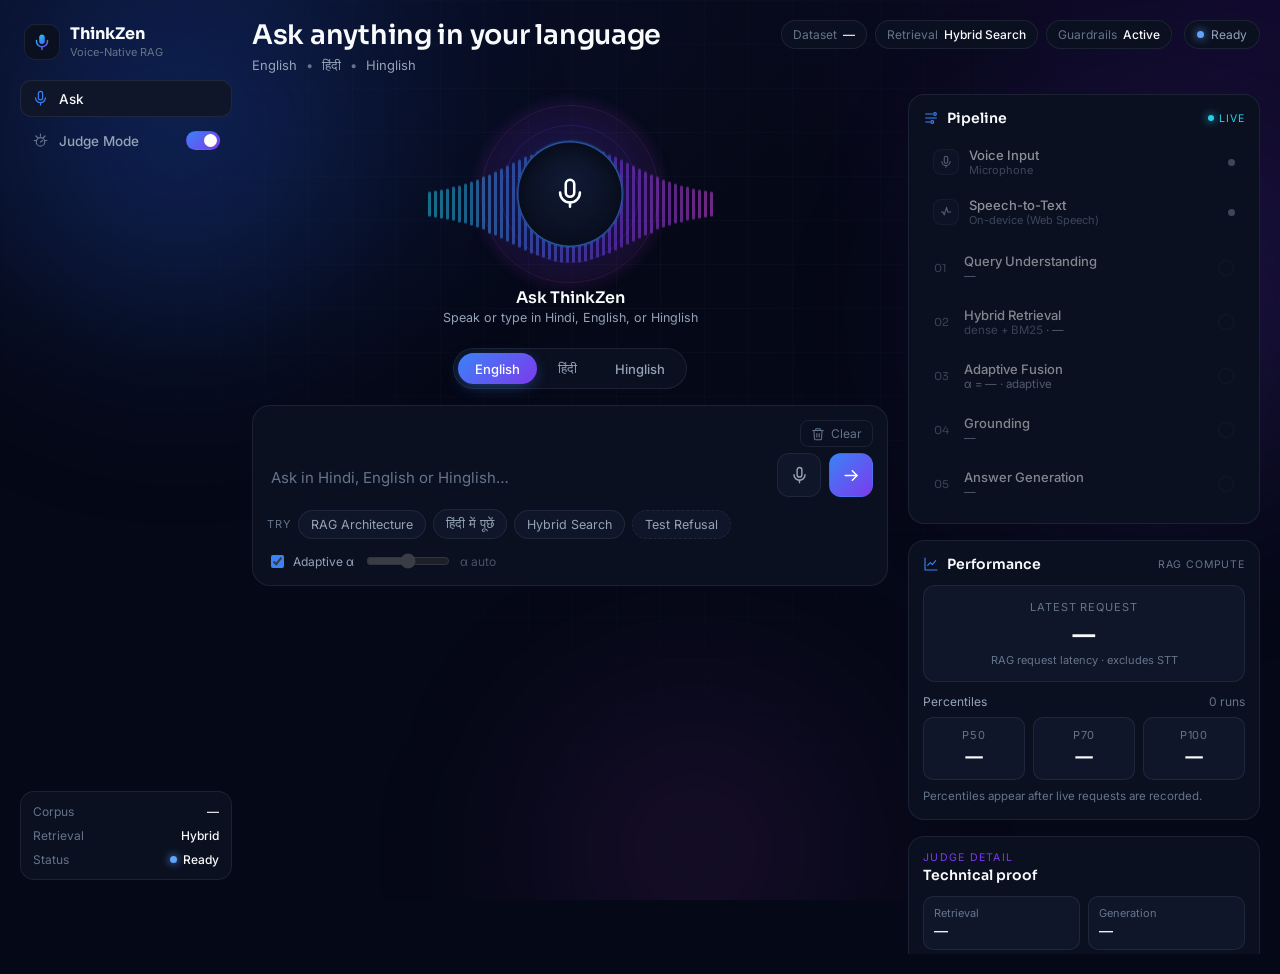
<file: docs/index.html>
<!DOCTYPE html>
<html lang="en">
<head>
    <meta charset="UTF-8">
    <meta name="viewport" content="width=device-width, initial-scale=1.0">
    <title>ThinkZen — Voice-native Multilingual Evidence RAG</title>
    <meta name="description" content="ThinkZen — voice-native multilingual (Hindi · English · Hinglish) evidence-grounded retrieval with intelligent refusal and a live Judge Mode.">
    <link rel="preconnect" href="https://fonts.googleapis.com">
    <link rel="preconnect" href="https://fonts.gstatic.com" crossorigin>
    <link href="https://fonts.googleapis.com/css2?family=Sora:wght@400;500;600;700&family=Inter:wght@400;500;600&display=swap" rel="stylesheet">
    <link rel="stylesheet" href="style.css">
</head>
<body data-appstate="idle">
    <!-- ambient background field -->
    <div class="bg-field" aria-hidden="true">
        <span class="bg-glow bg-glow-a"></span>
        <span class="bg-glow bg-glow-b"></span>
        <span class="bg-glow bg-glow-c"></span>
        <span class="bg-grid"></span>
    </div>

    <div class="app-shell">
        <!-- ==================== LEFT SIDEBAR ==================== -->
        <aside class="sidebar" aria-label="Navigation">
            <div class="brand">
                <span class="brand-mark" aria-hidden="true">
                    <svg viewBox="0 0 32 32" width="22" height="22" fill="none">
                        <path d="M16 5c-2.2 0-4 1.8-4 4v6a4 4 0 0 0 8 0V9c0-2.2-1.8-4-4-4Z" fill="url(#bmg)"/>
                        <path d="M8 14v1a8 8 0 0 0 16 0v-1" stroke="url(#bmg)" stroke-width="2.2" stroke-linecap="round"/>
                        <path d="M16 23v4" stroke="url(#bmg)" stroke-width="2.2" stroke-linecap="round"/>
                        <defs>
                            <linearGradient id="bmg" x1="8" y1="5" x2="24" y2="27" gradientUnits="userSpaceOnUse">
                                <stop stop-color="#22D3EE"/><stop offset="0.5" stop-color="#3B82F6"/><stop offset="1" stop-color="#7C3AED"/>
                            </linearGradient>
                        </defs>
                    </svg>
                </span>
                <span class="brand-text">
                    <span class="brand-name">ThinkZen</span>
                    <span class="brand-sub">Voice-Native RAG</span>
                </span>
            </div>

            <nav class="nav" aria-label="Sections">
                <button id="navAsk" class="nav-item is-active" type="button">
                    <svg viewBox="0 0 24 24" width="17" height="17" fill="none" stroke="currentColor" stroke-width="1.7" stroke-linecap="round" stroke-linejoin="round" aria-hidden="true"><rect x="9" y="2" width="6" height="12" rx="3"/><path d="M5 11a7 7 0 0 0 14 0"/><path d="M12 18v3"/></svg>
                    <span>Ask</span>
                </button>
                <label class="nav-item nav-judge" title="Reveal the live pipeline &amp; measured performance panel">
                    <svg viewBox="0 0 24 24" width="17" height="17" fill="none" stroke="currentColor" stroke-width="1.7" stroke-linecap="round" stroke-linejoin="round" aria-hidden="true"><path d="M12 3v3M5.6 5.6l2.1 2.1M3 12h3M18 12h3M16.3 7.7l2.1-2.1"/><circle cx="12" cy="14" r="6"/><path d="M12 14l3-2"/></svg>
                    <span>Judge Mode</span>
                    <input type="checkbox" id="judgeModeToggle" checked>
                    <span class="switch" aria-hidden="true"><span class="switch-thumb"></span></span>
                </label>
            </nav>

            <div class="sys-card" aria-label="System status">
                <div class="sys-row">
                    <span class="sys-k">Corpus</span>
                    <span class="sys-v" id="sysCorpus">—</span>
                </div>
                <div class="sys-row">
                    <span class="sys-k">Retrieval</span>
                    <span class="sys-v">Hybrid</span>
                </div>
                <div class="sys-row">
                    <span class="sys-k">Status</span>
                    <span class="sys-status">
                        <span class="sys-dot" id="sysStatusDot" aria-hidden="true"></span>
                        <span id="sysStatusText">Ready</span>
                    </span>
                </div>
            </div>
        </aside>

        <!-- ==================== HEADER ==================== -->
        <header class="app-header">
            <div class="header-lede">
                <h1 class="header-title">Ask anything in your language</h1>
                <p class="header-langs">English <span>•</span> हिंदी <span>•</span> Hinglish</p>
            </div>
            <div class="header-controls">
                <div class="cap-pills" aria-label="Capabilities">
                    <span class="cap-pill">
                        <span class="cap-k">Dataset</span>
                        <span class="cap-v" id="capDatasetVal">—</span>
                    </span>
                    <span class="cap-pill">
                        <span class="cap-k">Retrieval</span>
                        <span class="cap-v">Hybrid Search</span>
                    </span>
                    <span class="cap-pill">
                        <span class="cap-k">Guardrails</span>
                        <span class="cap-v">Active</span>
                    </span>
                </div>
                <div id="statusPill" class="status-pill status-idle" role="status" aria-live="polite">
                    <span class="status-dot" aria-hidden="true"></span>
                    <span id="statusText">Ready</span>
                </div>
            </div>
        </header>

        <!-- ==================== CENTER: voice + conversation ==================== -->
        <main class="stage" aria-label="Ask ThinkZen">
            <!-- Signature voice orb + waveform -->
            <div class="hero">
                <div class="waveform" id="waveform" aria-hidden="true"></div>
                <button id="voiceOrb" class="orb" type="button"
                        aria-label="Tap to speak to ThinkZen"
                        data-state="idle">
                    <span class="orb-ring orb-ring-3" aria-hidden="true"></span>
                    <span class="orb-ring orb-ring-2" aria-hidden="true"></span>
                    <span class="orb-ring orb-ring-1" aria-hidden="true"></span>
                    <span class="orb-core" aria-hidden="true">
                        <span class="orb-core-glow"></span>
                        <svg class="orb-mic" viewBox="0 0 24 24" width="34" height="34" fill="none" stroke="currentColor" stroke-width="1.8" stroke-linecap="round" stroke-linejoin="round">
                            <rect x="9" y="2" width="6" height="12" rx="3"/>
                            <path d="M5 11a7 7 0 0 0 14 0"/>
                            <path d="M12 18v3"/>
                        </svg>
                        <span class="orb-spinner" aria-hidden="true"></span>
                    </span>
                </button>
                <div class="hero-caption">
                    <span id="orbLabel" class="orb-label">Ask ThinkZen</span>
                    <span id="orbHint" class="orb-hint">Speak or type in Hindi, English, or Hinglish</span>
                </div>
            </div>

            <!-- Language segmented control (drives the hidden voice-recognition select) -->
            <div class="lang-seg" role="tablist" aria-label="Language">
                <button type="button" class="lang-seg-btn is-active" data-stt="en-IN" role="tab" aria-selected="true">English</button>
                <button type="button" class="lang-seg-btn" data-stt="hi-IN" role="tab" aria-selected="false">हिंदी</button>
                <button type="button" class="lang-seg-btn" data-stt="en-IN" role="tab" aria-selected="false">Hinglish</button>
                <label class="visually-hidden">Voice recognition language
                    <select id="sttLang" class="voice-lang-select" aria-label="Voice recognition language">
                        <option value="en-IN">English</option>
                        <option value="hi-IN">हिंदी</option>
                        <option value="en-IN">Hinglish</option>
                    </select>
                </label>
            </div>

            <!-- Composer / interaction card -->
            <div class="composer-card">
                <div class="composer-head">
                    <button id="clearBtn" class="clear-btn" type="button" aria-label="Clear the current question and answer" title="Clear this interaction">
                        <svg viewBox="0 0 24 24" width="14" height="14" fill="none" stroke="currentColor" stroke-width="1.8" stroke-linecap="round" stroke-linejoin="round" aria-hidden="true">
                            <path d="M3 6h18M8 6V4a1 1 0 0 1 1-1h6a1 1 0 0 1 1 1v2M19 6l-1 14a2 2 0 0 1-2 2H8a2 2 0 0 1-2-2L5 6M10 11v6M14 11v6"/>
                        </svg>
                        <span>Clear</span>
                    </button>
                </div>
                <div class="composer-row">
                    <textarea id="queryInput" class="composer-input" rows="1"
                              placeholder="Ask in Hindi, English or Hinglish…"
                              aria-label="Ask a question"></textarea>
                    <div class="composer-actions">
                        <button id="micBtn" class="icon-btn mic-btn" type="button" aria-label="Speak your question" title="Speak your question">
                            <svg class="mic-glyph" viewBox="0 0 24 24" width="19" height="19" fill="none" stroke="currentColor" stroke-width="1.8" stroke-linecap="round" stroke-linejoin="round" aria-hidden="true">
                                <rect x="9" y="2" width="6" height="12" rx="3"/><path d="M5 11a7 7 0 0 0 14 0"/><path d="M12 18v3"/>
                            </svg>
                            <svg class="stop-glyph" viewBox="0 0 24 24" width="16" height="16" fill="currentColor" aria-hidden="true">
                                <rect x="6" y="6" width="12" height="12" rx="2.5"/>
                            </svg>
                            <span class="mic-spinner" aria-hidden="true"></span>
                        </button>
                        <button id="sendBtn" class="icon-btn send-btn" type="button" aria-label="Send question" title="Send (Enter)">
                            <svg viewBox="0 0 24 24" width="19" height="19" fill="none" stroke="currentColor" stroke-width="1.9" stroke-linecap="round" stroke-linejoin="round" aria-hidden="true">
                                <path d="M4 12h15"/><path d="m13 6 6 6-6 6"/>
                            </svg>
                        </button>
                    </div>
                </div>
                <div class="composer-foot">
                    <div class="chips" id="exampleChips">
                        <span class="chips-label">Try</span>
                        <button class="chip" type="button" data-query="What is Retrieval-Augmented Generation?">RAG Architecture</button>
                        <button class="chip" type="button" data-query="वाणीरैग क्या है?">हिंदी में पूछें</button>
                        <button class="chip" type="button" data-query="ThinkZen mein hybrid search kaise kaam karta hai?">Hybrid Search</button>
                        <button class="chip chip-refuse" type="button" data-query="What is the capital of France?">Test Refusal</button>
                    </div>
                    <div class="alpha-control" title="Alpha weights dense (vector) vs sparse (BM25) retrieval">
                        <label class="mini-check">
                            <input type="checkbox" id="adaptiveToggle" checked>
                            <span>Adaptive&nbsp;&alpha;</span>
                        </label>
                        <div class="alpha-slider" id="alphaGroup">
                            <input type="range" id="alphaRange" min="0" max="1" step="0.05" value="0.5" disabled aria-label="Hybrid weight alpha">
                            <span class="alpha-read">&alpha;&nbsp;<span id="alphaVal">auto</span></span>
                        </div>
                    </div>
                </div>
            </div>

            <!-- Real-error banner (network / server / STT only) -->
            <div id="errorBanner" class="error-banner hidden" role="alert">
                <svg viewBox="0 0 24 24" width="18" height="18" fill="none" stroke="currentColor" stroke-width="2" stroke-linecap="round" stroke-linejoin="round" aria-hidden="true">
                    <path d="M12 9v4M12 17h.01"/><path d="M10.3 3.9 1.8 18a2 2 0 0 0 1.7 3h17a2 2 0 0 0 1.7-3L13.7 3.9a2 2 0 0 0-3.4 0Z"/>
                </svg>
                <span id="errorMessage" class="error-message"></span>
                <button id="errorDismiss" class="error-dismiss" type="button" aria-label="Dismiss error">
                    <svg viewBox="0 0 24 24" width="16" height="16" fill="none" stroke="currentColor" stroke-width="2" stroke-linecap="round"><path d="M6 6l12 12M18 6 6 18"/></svg>
                </button>
            </div>

            <!-- Honest loading state (single truthful phase; real trace revealed after response) -->
            <div id="loadingCard" class="loading-card hidden" aria-live="polite">
                <span class="loading-orb" aria-hidden="true"></span>
                <div class="loading-body">
                    <span class="loading-title">Searching evidence…</span>
                    <span class="loading-sub">Analyzing query · dense + BM25 retrieval · grounding check</span>
                </div>
            </div>

            <!-- Answer / refusal -->
            <article id="answerCard" class="answer-card hidden" aria-live="polite">
                <header class="answer-head">
                    <span id="groundingBadge" class="verdict verdict-grounded">
                        <svg class="verdict-ic" viewBox="0 0 24 24" width="15" height="15" fill="none" stroke="currentColor" stroke-width="2.2" stroke-linecap="round" stroke-linejoin="round" aria-hidden="true"><path d="M20 6 9 17l-5-5"/></svg>
                        <span id="groundingBadgeText">Grounded</span>
                    </span>
                    <div id="queryIntel" class="query-intel"></div>
                </header>

                <!-- Friendly refusal (normal user view — NO technical copy here) -->
                <div id="refusalCard" class="refusal-card hidden">
                    <div class="refusal-head">
                        <svg viewBox="0 0 24 24" width="18" height="18" fill="none" stroke="currentColor" stroke-width="1.9" stroke-linecap="round" stroke-linejoin="round" aria-hidden="true">
                            <circle cx="12" cy="12" r="9"/><path d="M12 8v5M12 16h.01"/>
                        </svg>
                        <span>Not enough evidence</span>
                    </div>
                    <p id="refusalCopy" class="refusal-copy">I couldn't find supporting evidence for that in the indexed corpus, so I'm not going to guess. Try one of these instead:</p>
                    <div class="refusal-suggest" id="refusalSuggest"></div>
                </div>

                <div id="answerContent" class="answer-body"></div>

                <section class="evidence" id="evidenceSection">
                    <div class="evidence-head">
                        <span class="evidence-title">
                            <svg viewBox="0 0 24 24" width="15" height="15" fill="none" stroke="currentColor" stroke-width="1.8" stroke-linecap="round" stroke-linejoin="round" aria-hidden="true"><path d="M12 3 3 8l9 5 9-5-9-5Z"/><path d="M3 8v8l9 5 9-5V8"/></svg>
                            Evidence used
                        </span>
                        <span id="evidenceCount" class="evidence-count">0 sources</span>
                    </div>
                    <div id="evidenceList" class="evidence-list"></div>
                    <p class="evidence-foot" id="evidenceFoot" hidden>
                        <svg viewBox="0 0 24 24" width="13" height="13" fill="none" stroke="currentColor" stroke-width="2.4" stroke-linecap="round" stroke-linejoin="round" aria-hidden="true"><path d="M20 6 9 17l-5-5"/></svg>
                        <span id="evidenceFootText">Grounded in retrieved evidence</span>
                    </p>
                </section>
            </article>
        </main>

        <!-- ==================== RIGHT: Pipeline + Performance (Judge Mode) ==================== -->
        <aside id="judgePanel" class="judge" aria-label="Pipeline and performance">
            <!-- Card 1 — Pipeline -->
            <section class="jcard">
                <header class="jcard-head">
                    <div class="jcard-title">
                        <svg viewBox="0 0 24 24" width="16" height="16" fill="none" stroke="currentColor" stroke-width="1.7" stroke-linecap="round" stroke-linejoin="round" aria-hidden="true"><path d="M4 6h10M4 12h16M4 18h7"/><circle cx="18" cy="6" r="2"/><circle cx="14" cy="18" r="2"/></svg>
                        <span>Pipeline</span>
                    </div>
                    <span class="live-badge"><span class="live-dot"></span>LIVE</span>
                </header>

                <!-- Voice rows: state-driven only (no measured RAG timing attached) -->
                <div class="vrow-group">
                    <div class="vrow" data-vrow="input">
                        <span class="vrow-ic" aria-hidden="true">
                            <svg viewBox="0 0 24 24" width="14" height="14" fill="none" stroke="currentColor" stroke-width="1.8" stroke-linecap="round" stroke-linejoin="round"><rect x="9" y="2" width="6" height="12" rx="3"/><path d="M5 11a7 7 0 0 0 14 0"/><path d="M12 18v3"/></svg>
                        </span>
                        <span class="vrow-body">
                            <span class="vrow-name">Voice Input</span>
                            <span class="vrow-sub">Microphone</span>
                        </span>
                        <span class="vrow-dot" aria-hidden="true"></span>
                    </div>
                    <div class="vrow" data-vrow="stt">
                        <span class="vrow-ic" aria-hidden="true">
                            <svg viewBox="0 0 24 24" width="14" height="14" fill="none" stroke="currentColor" stroke-width="1.8" stroke-linecap="round" stroke-linejoin="round"><path d="M4 12h3l2 5 4-13 2 8h5"/></svg>
                        </span>
                        <span class="vrow-body">
                            <span class="vrow-name">Speech-to-Text</span>
                            <span class="vrow-sub">On-device (Web Speech)</span>
                        </span>
                        <span class="vrow-dot" aria-hidden="true"></span>
                    </div>
                </div>

                <!-- Vertical RAG pipeline trace (real values, revealed after response) -->
                <ol class="pipeline" id="pipeline">
                    <li class="pstep" data-step="1">
                        <span class="pstep-index">01</span>
                        <span class="pstep-body">
                            <span class="pstep-name">Query Understanding</span>
                            <span class="pstep-meta" id="telLang">—</span>
                        </span>
                        <span class="pstep-tick" aria-hidden="true"></span>
                    </li>
                    <li class="pstep" data-step="2">
                        <span class="pstep-index">02</span>
                        <span class="pstep-body">
                            <span class="pstep-name">Hybrid Retrieval</span>
                            <span class="pstep-meta"><span class="pstep-sub">dense + BM25</span> · <span id="telRetTime">—</span></span>
                        </span>
                        <span class="pstep-tick" aria-hidden="true"></span>
                    </li>
                    <li class="pstep" data-step="3">
                        <span class="pstep-index">03</span>
                        <span class="pstep-body">
                            <span class="pstep-name">Adaptive Fusion</span>
                            <span class="pstep-meta"><span id="telAlpha">α = —</span> · <span id="telAlphaSource">adaptive</span></span>
                        </span>
                        <span class="pstep-tick" aria-hidden="true"></span>
                    </li>
                    <li class="pstep" data-step="4">
                        <span class="pstep-index">04</span>
                        <span class="pstep-body">
                            <span class="pstep-name">Grounding</span>
                            <span class="pstep-meta" id="telGrounding">—</span>
                        </span>
                        <span class="pstep-tick" aria-hidden="true"></span>
                    </li>
                    <li class="pstep" data-step="5">
                        <span class="pstep-index">05</span>
                        <span class="pstep-body">
                            <span class="pstep-name">Answer Generation</span>
                            <span class="pstep-meta" id="telGenTime">—</span>
                        </span>
                        <span class="pstep-tick" aria-hidden="true"></span>
                    </li>
                </ol>
            </section>

            <!-- Card 2 — Performance -->
            <section class="jcard">
                <header class="jcard-head">
                    <div class="jcard-title">
                        <svg viewBox="0 0 24 24" width="16" height="16" fill="none" stroke="currentColor" stroke-width="1.7" stroke-linecap="round" stroke-linejoin="round" aria-hidden="true"><path d="M3 3v18h18"/><path d="M7 14l4-4 3 3 5-6"/></svg>
                        <span>Performance</span>
                    </div>
                    <span class="jcard-sub">RAG Compute</span>
                </header>

                <div class="latency-hero">
                    <span class="latency-hero-label">Latest request</span>
                    <span class="latency-hero-value"><span id="telTotalMs">—</span></span>
                    <span class="latency-hero-note" id="latencyNote">RAG request latency · excludes STT</span>
                </div>

                <div class="agg">
                    <div class="agg-head">
                        <span>Percentiles</span>
                        <span class="agg-runs" id="aggRuns">0 runs</span>
                    </div>
                    <div class="agg-grid">
                        <div class="agg-cell"><span class="agg-k">P50</span><span class="agg-v" id="aggP50">—</span></div>
                        <div class="agg-cell"><span class="agg-k">P70</span><span class="agg-v" id="aggP70">—</span></div>
                        <div class="agg-cell"><span class="agg-k">P100</span><span class="agg-v" id="aggP100">—</span></div>
                    </div>
                    <p class="agg-note" id="aggNote">Percentiles appear after live requests are recorded.</p>
                </div>
            </section>

            <!-- Judge Mode reveal — technical proof -->
            <section class="jdetail">
                <div class="jdetail-head">
                    <span class="jdetail-eyebrow">Judge detail</span>
                    <span class="jdetail-title">Technical proof</span>
                </div>

                <div class="metrics">
                    <div class="metric">
                        <span class="metric-label">Retrieval</span>
                        <span class="metric-value" id="telRetrievalMs">—</span>
                    </div>
                    <div class="metric">
                        <span class="metric-label">Generation</span>
                        <span class="metric-value" id="telGenerationMs">—</span>
                    </div>
                    <div class="metric">
                        <span class="metric-label">Candidates</span>
                        <span class="metric-value" id="telCandidates">—</span>
                    </div>
                    <div class="metric">
                        <span class="metric-label">Evidence</span>
                        <span class="metric-value" id="telEvidenceCount">—</span>
                    </div>
                    <div class="metric metric-wide">
                        <span class="metric-label">Detected language</span>
                        <span class="metric-value" id="telDetectedLang">—</span>
                    </div>
                </div>

                <div class="detail">
                    <span class="detail-title">Query Analysis</span>
                    <dl class="detail-rows">
                        <div><dt>Type</dt><dd id="telQueryType">—</dd></div>
                        <div><dt>Complexity</dt><dd id="telComplexity">—</dd></div>
                        <div><dt>Strategy</dt><dd id="telStrategy">—</dd></div>
                        <div><dt>Adaptive α</dt><dd id="telAdaptiveAlpha">—</dd></div>
                    </dl>
                    <p class="detail-note" id="telRationale">—</p>
                    <div class="kw" id="telKeywords"></div>
                </div>

                <div class="detail">
                    <span class="detail-title">Evidence Intelligence</span>
                    <dl class="detail-rows">
                        <div><dt>Grounding</dt><dd id="telEbDecision">—</dd></div>
                        <div><dt>Source diversity</dt><dd id="telEbDiversity">—</dd></div>
                        <div><dt>Max retrieval</dt><dd id="telEbMaxScore">—</dd></div>
                        <div><dt>Mean coherence</dt><dd id="telEbCoherence">—</dd></div>
                    </dl>
                    <p class="detail-note" id="telEbReason">—</p>
                </div>
            </section>
        </aside>
    </div>

    <script src="app.js"></script>
</body>
</html>
</file>
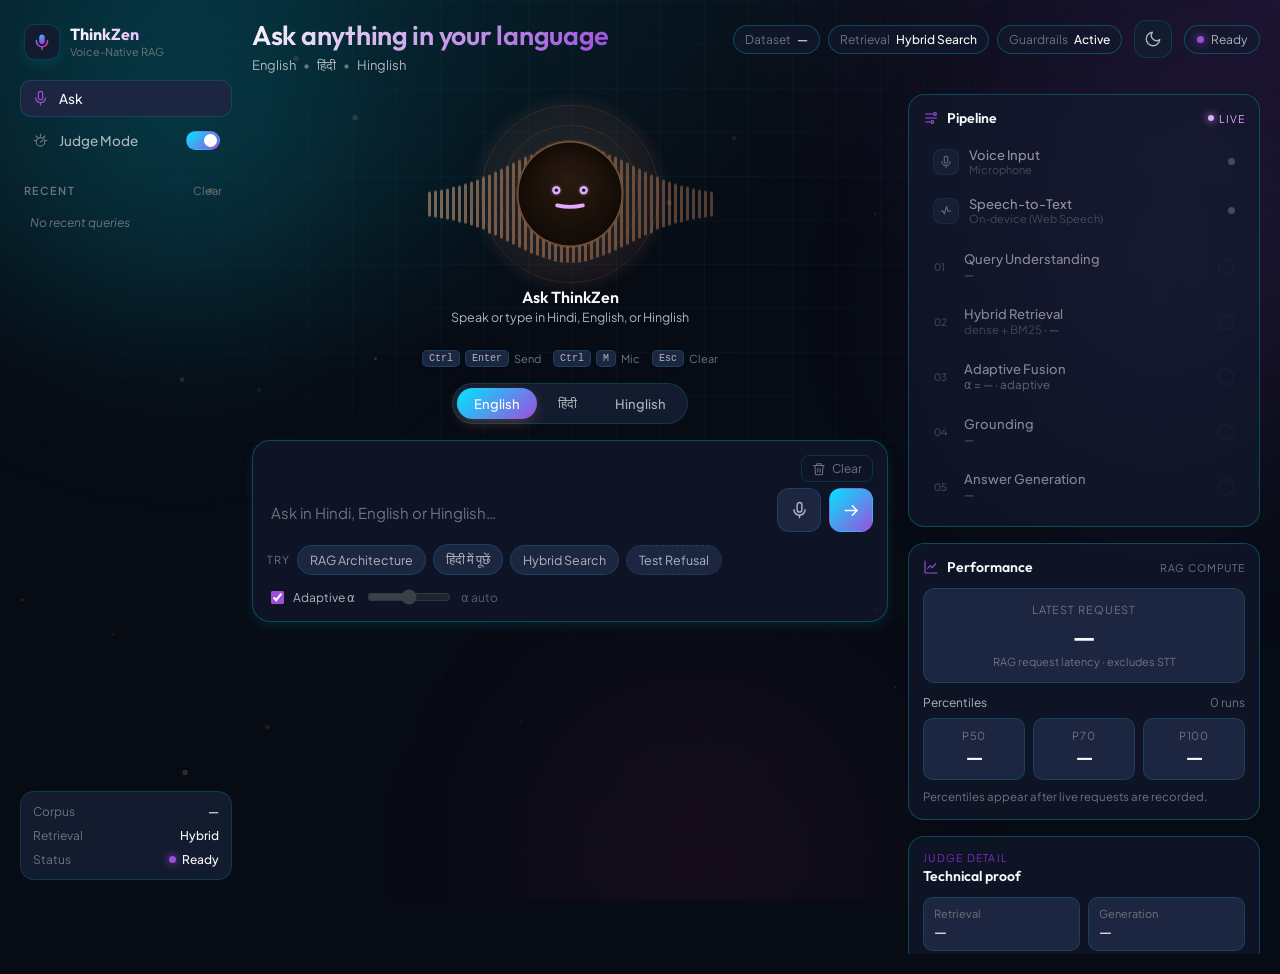
<file: frontend/static/index.html>
<!DOCTYPE html>
<html lang="en">
<head>
    <meta charset="UTF-8">
    <meta name="viewport" content="width=device-width, initial-scale=1.0">
    <title>ThinkZen — Voice-native Multilingual Evidence RAG</title>
    <meta name="description" content="ThinkZen — voice-native multilingual (Hindi · English · Hinglish) evidence-grounded retrieval with intelligent refusal and a live Judge Mode.">
    <link rel="preconnect" href="https://fonts.googleapis.com">
    <link rel="preconnect" href="https://fonts.gstatic.com" crossorigin>
    <link href="https://fonts.googleapis.com/css2?family=Outfit:wght@400;500;600;700&family=Plus+Jakarta+Sans:wght@400;500;600&display=swap" rel="stylesheet">
    <link rel="stylesheet" href="style.css">
</head>
<body data-appstate="idle">
    <!-- ambient background field -->
    <div class="bg-field" aria-hidden="true">
        <span class="bg-glow bg-glow-a"></span>
        <span class="bg-glow bg-glow-b"></span>
        <span class="bg-glow bg-glow-c"></span>
        <span class="bg-grid"></span>
    </div>

    <!-- floating particles canvas -->
    <canvas id="particleCanvas" aria-hidden="true"></canvas>

    <div class="app-shell">
        <!-- ==================== LEFT SIDEBAR ==================== -->
        <aside class="sidebar" aria-label="Navigation">
            <div class="brand" id="brand">
                <span class="brand-mark" aria-hidden="true">
                    <svg viewBox="0 0 32 32" width="22" height="22" fill="none">
                        <!-- Left waveform bar -->
                        <rect class="brand-wf brand-wf-1" x="2" y="11" width="2.2" height="10" rx="1.1" fill="url(#bmg)" />
                        <!-- Right waveform bar -->
                        <rect class="brand-wf brand-wf-2" x="28" y="11" width="2.2" height="10" rx="1.1" fill="url(#bmg)" />
                        <!-- Microphone Paths -->
                        <g class="brand-mic-paths">
                            <path d="M16 5c-2.2 0-4 1.8-4 4v6a4 4 0 0 0 8 0V9c0-2.2-1.8-4-4-4Z" fill="url(#bmg)"/>
                            <path d="M8 14v1a8 8 0 0 0 16 0v-1" stroke="url(#bmg)" stroke-width="2.2" stroke-linecap="round"/>
                            <path d="M16 23v4" stroke="url(#bmg)" stroke-width="2.2" stroke-linecap="round"/>
                        </g>
                        <defs>
                            <linearGradient id="bmg" x1="8" y1="5" x2="24" y2="27" gradientUnits="userSpaceOnUse">
                                <stop stop-color="#00E5FF"/><stop offset="0.5" stop-color="#9D4EDD"/><stop offset="1" stop-color="#F72585"/>
                            </linearGradient>
                        </defs>
                    </svg>
                </span>
                <span class="brand-text">
                    <span class="brand-name">ThinkZen</span>
                    <span class="brand-sub">Voice-Native RAG</span>
                </span>
            </div>

            <nav class="nav" aria-label="Sections">
                <button id="navAsk" class="nav-item is-active" type="button">
                    <svg viewBox="0 0 24 24" width="17" height="17" fill="none" stroke="currentColor" stroke-width="1.7" stroke-linecap="round" stroke-linejoin="round" aria-hidden="true"><rect x="9" y="2" width="6" height="12" rx="3"/><path d="M5 11a7 7 0 0 0 14 0"/><path d="M12 18v3"/></svg>
                    <span>Ask</span>
                </button>
                <label class="nav-item nav-judge" title="Reveal the live pipeline &amp; measured performance panel">
                    <svg viewBox="0 0 24 24" width="17" height="17" fill="none" stroke="currentColor" stroke-width="1.7" stroke-linecap="round" stroke-linejoin="round" aria-hidden="true"><path d="M12 3v3M5.6 5.6l2.1 2.1M3 12h3M18 12h3M16.3 7.7l2.1-2.1"/><circle cx="12" cy="14" r="6"/><path d="M12 14l3-2"/></svg>
                    <span>Judge Mode</span>
                    <input type="checkbox" id="judgeModeToggle" checked>
                    <span class="switch" aria-hidden="true"><span class="switch-thumb"></span></span>
                </label>
            </nav>

            <!-- History Section -->
            <div class="history-section" id="historySection">
                <div class="history-header">
                    <span class="history-title">Recent</span>
                    <button class="history-clear-btn" id="historyClearBtn" type="button" title="Clear history">Clear</button>
                </div>
                <div class="history-list" id="historyList">
                    <span class="history-empty" id="historyEmpty">No recent queries</span>
                </div>
            </div>

            <div class="sys-card" aria-label="System status">
                <div class="sys-row">
                    <span class="sys-k">Corpus</span>
                    <span class="sys-v" id="sysCorpus">—</span>
                </div>
                <div class="sys-row">
                    <span class="sys-k">Retrieval</span>
                    <span class="sys-v">Hybrid</span>
                </div>
                <div class="sys-row">
                    <span class="sys-k">Status</span>
                    <span class="sys-status">
                        <span class="sys-dot" id="sysStatusDot" aria-hidden="true"></span>
                        <span id="sysStatusText">Ready</span>
                    </span>
                </div>
            </div>
        </aside>

        <!-- ==================== HEADER ==================== -->
        <header class="app-header">
            <div class="header-lede">
                <h1 class="header-title">Ask anything in your language</h1>
                <p class="header-langs">English <span>•</span> हिंदी <span>•</span> Hinglish</p>
            </div>
            <div class="header-controls">
                <div class="cap-pills" aria-label="Capabilities">
                    <span class="cap-pill">
                        <span class="cap-k">Dataset</span>
                        <span class="cap-v" id="capDatasetVal">—</span>
                    </span>
                    <span class="cap-pill">
                        <span class="cap-k">Retrieval</span>
                        <span class="cap-v">Hybrid Search</span>
                    </span>
                    <span class="cap-pill">
                        <span class="cap-k">Guardrails</span>
                        <span class="cap-v">Active</span>
                    </span>
                </div>

                <!-- Theme Toggle -->
                <button id="themeToggle" class="theme-toggle" type="button" aria-label="Toggle dark/light theme" title="Toggle theme">
                    <svg class="moon-icon" viewBox="0 0 24 24" fill="none" stroke="currentColor" stroke-width="1.8" stroke-linecap="round" stroke-linejoin="round"><path d="M21 12.79A9 9 0 1 1 11.21 3 7 7 0 0 0 21 12.79z"/></svg>
                    <svg class="sun-icon" viewBox="0 0 24 24" fill="none" stroke="currentColor" stroke-width="1.8" stroke-linecap="round" stroke-linejoin="round"><circle cx="12" cy="12" r="5"/><line x1="12" y1="1" x2="12" y2="3"/><line x1="12" y1="21" x2="12" y2="23"/><line x1="4.22" y1="4.22" x2="5.64" y2="5.64"/><line x1="18.36" y1="18.36" x2="19.78" y2="19.78"/><line x1="1" y1="12" x2="3" y2="12"/><line x1="21" y1="12" x2="23" y2="12"/><line x1="4.22" y1="19.78" x2="5.64" y2="18.36"/><line x1="18.36" y1="5.64" x2="19.78" y2="4.22"/></svg>
                </button>

                <div id="statusPill" class="status-pill status-idle" role="status" aria-live="polite">
                    <span class="status-dot" aria-hidden="true"></span>
                    <span id="statusText">Ready</span>
                </div>
            </div>
        </header>

        <!-- ==================== CENTER: voice + conversation ==================== -->
        <main class="stage" aria-label="Ask ThinkZen">
            <!-- Signature voice orb + waveform -->
            <div class="hero">
                <div class="waveform" id="waveform" aria-hidden="true"></div>
                <button id="voiceOrb" class="orb" type="button"
                        aria-label="Tap to speak to ThinkZen"
                        data-state="idle">
                    <span class="orb-ring orb-ring-3" aria-hidden="true"></span>
                    <span class="orb-ring orb-ring-2" aria-hidden="true"></span>
                    <span class="orb-ring orb-ring-1" aria-hidden="true"></span>
                                    <span class="orb-core" aria-hidden="true">
                        <span class="orb-core-glow"></span>
                        <!-- Interactive speaking face SVG -->
                        <svg id="faceSvg" viewBox="0 0 100 100" width="76" height="76" class="face-svg" aria-hidden="true">
                            <g class="eyes">
                                <!-- Left Eye Group -->
                                <g id="leftEyeGroup" class="eye-group" transform="translate(32, 45)">
                                    <ellipse id="leftEyeBg" cx="0" cy="0" rx="8" ry="8" fill="var(--text)" opacity="0.08" />
                                    <ellipse id="leftEye" cx="0" cy="0" rx="5.5" ry="5.5" fill="var(--highlight)" />
                                    <circle id="leftPupil" cx="0" cy="0" r="2.2" fill="var(--bg)" />
                                </g>
                                <!-- Right Eye Group -->
                                <g id="rightEyeGroup" class="eye-group" transform="translate(68, 45)">
                                    <ellipse id="rightEyeBg" cx="0" cy="0" rx="8" ry="8" fill="var(--text)" opacity="0.08" />
                                    <ellipse id="rightEye" cx="0" cy="0" rx="5.5" ry="5.5" fill="var(--highlight)" />
                                    <circle id="rightPupil" cx="0" cy="0" r="2.2" fill="var(--bg)" />
                                </g>
                            </g>
                            <!-- Mouth Path (default curve) -->
                            <path id="mouth" d="M 33 65 Q 50 69 67 65" stroke="var(--highlight)" stroke-width="4.8" stroke-linecap="round" fill="none" />
                        </svg>
                        <svg class="orb-mic" viewBox="0 0 24 24" width="18" height="18" fill="none" stroke="currentColor" stroke-width="1.8" stroke-linecap="round" stroke-linejoin="round">
                            <rect x="9" y="2" width="6" height="12" rx="3"/>
                            <path d="M5 11a7 7 0 0 0 14 0"/>
                            <path d="M12 18v3"/>
                        </svg>
                        <span class="orb-spinner" aria-hidden="true"></span>
                    </span>
                </button>
                <div class="hero-caption">
                    <span id="orbLabel" class="orb-label">Ask ThinkZen</span>
                    <span id="orbHint" class="orb-hint">Speak or type in Hindi, English, or Hinglish</span>
                </div>
            </div>

            <!-- Keyboard shortcut hints -->
            <div class="shortcut-hints" aria-label="Keyboard shortcuts">
                <span class="shortcut-hint"><kbd class="kbd">Ctrl</kbd><kbd class="kbd">Enter</kbd> Send</span>
                <span class="shortcut-hint"><kbd class="kbd">Ctrl</kbd><kbd class="kbd">M</kbd> Mic</span>
                <span class="shortcut-hint"><kbd class="kbd">Esc</kbd> Clear</span>
            </div>

            <!-- Language segmented control (drives the hidden voice-recognition select) -->
            <div class="lang-seg" role="tablist" aria-label="Language">
                <button type="button" class="lang-seg-btn is-active" data-stt="en-IN" role="tab" aria-selected="true">English</button>
                <button type="button" class="lang-seg-btn" data-stt="hi-IN" role="tab" aria-selected="false">हिंदी</button>
                <button type="button" class="lang-seg-btn" data-stt="en-IN" role="tab" aria-selected="false">Hinglish</button>
                <label class="visually-hidden">Voice recognition language
                    <select id="sttLang" class="voice-lang-select" aria-label="Voice recognition language">
                        <option value="en-IN">English</option>
                        <option value="hi-IN">हिंदी</option>
                        <option value="en-IN">Hinglish</option>
                    </select>
                </label>
            </div>

            <!-- Composer / interaction card -->
            <div class="composer-card">
                <div class="composer-head">
                    <button id="clearBtn" class="clear-btn" type="button" aria-label="Clear the current question and answer" title="Clear this interaction">
                        <svg viewBox="0 0 24 24" width="14" height="14" fill="none" stroke="currentColor" stroke-width="1.8" stroke-linecap="round" stroke-linejoin="round" aria-hidden="true">
                            <path d="M3 6h18M8 6V4a1 1 0 0 1 1-1h6a1 1 0 0 1 1 1v2M19 6l-1 14a2 2 0 0 1-2 2H8a2 2 0 0 1-2-2L5 6M10 11v6M14 11v6"/>
                        </svg>
                        <span>Clear</span>
                    </button>
                </div>
                <div class="composer-row">
                    <textarea id="queryInput" class="composer-input" rows="1"
                              placeholder="Ask in Hindi, English or Hinglish…"
                              aria-label="Ask a question"></textarea>
                    <div class="composer-actions">
                        <button id="micBtn" class="icon-btn mic-btn" type="button" aria-label="Speak your question" title="Speak your question (Ctrl+M)">
                            <svg class="mic-glyph" viewBox="0 0 24 24" width="19" height="19" fill="none" stroke="currentColor" stroke-width="1.8" stroke-linecap="round" stroke-linejoin="round" aria-hidden="true">
                                <rect x="9" y="2" width="6" height="12" rx="3"/><path d="M5 11a7 7 0 0 0 14 0"/><path d="M12 18v3"/>
                            </svg>
                            <svg class="stop-glyph" viewBox="0 0 24 24" width="16" height="16" fill="currentColor" aria-hidden="true">
                                <rect x="6" y="6" width="12" height="12" rx="2.5"/>
                            </svg>
                            <span class="mic-spinner" aria-hidden="true"></span>
                        </button>
                        <button id="sendBtn" class="icon-btn send-btn" type="button" aria-label="Send question" title="Send (Ctrl+Enter)">
                            <svg viewBox="0 0 24 24" width="19" height="19" fill="none" stroke="currentColor" stroke-width="1.9" stroke-linecap="round" stroke-linejoin="round" aria-hidden="true">
                                <path d="M4 12h15"/><path d="m13 6 6 6-6 6"/>
                            </svg>
                        </button>
                    </div>
                </div>
                <div class="composer-foot">
                    <div class="chips" id="exampleChips">
                        <span class="chips-label">Try</span>
                        <button class="chip" type="button" data-query="What is Retrieval-Augmented Generation?">RAG Architecture</button>
                        <button class="chip" type="button" data-query="वाणीरैग क्या है?">हिंदी में पूछें</button>
                        <button class="chip" type="button" data-query="ThinkZen mein hybrid search kaise kaam karta hai?">Hybrid Search</button>
                        <button class="chip chip-refuse" type="button" data-query="What is the capital of France?">Test Refusal</button>
                    </div>
                    <div class="alpha-control" title="Alpha weights dense (vector) vs sparse (BM25) retrieval">
                        <label class="mini-check">
                            <input type="checkbox" id="adaptiveToggle" checked>
                            <span>Adaptive&nbsp;&alpha;</span>
                        </label>
                        <div class="alpha-slider" id="alphaGroup">
                            <input type="range" id="alphaRange" min="0" max="1" step="0.05" value="0.5" disabled aria-label="Hybrid weight alpha">
                            <span class="alpha-read">&alpha;&nbsp;<span id="alphaVal">auto</span></span>
                        </div>
                    </div>
                </div>
            </div>

            <!-- Real-error banner (network / server / STT only) -->
            <div id="errorBanner" class="error-banner hidden" role="alert">
                <svg viewBox="0 0 24 24" width="18" height="18" fill="none" stroke="currentColor" stroke-width="2" stroke-linecap="round" stroke-linejoin="round" aria-hidden="true">
                    <path d="M12 9v4M12 17h.01"/><path d="M10.3 3.9 1.8 18a2 2 0 0 0 1.7 3h17a2 2 0 0 0 1.7-3L13.7 3.9a2 2 0 0 0-3.4 0Z"/>
                </svg>
                <span id="errorMessage" class="error-message"></span>
                <button id="errorDismiss" class="error-dismiss" type="button" aria-label="Dismiss error">
                    <svg viewBox="0 0 24 24" width="16" height="16" fill="none" stroke="currentColor" stroke-width="2" stroke-linecap="round"><path d="M6 6l12 12M18 6 6 18"/></svg>
                </button>
            </div>

            <!-- Honest loading state (single truthful phase; real trace revealed after response) -->
            <div id="loadingCard" class="loading-card hidden" aria-live="polite">
                <span class="loading-orb" aria-hidden="true"></span>
                <div class="loading-body">
                    <span class="loading-title">Searching evidence…
                        <span class="typing-dots" aria-hidden="true"><span></span><span></span><span></span></span>
                    </span>
                    <span class="loading-sub">Analyzing query · dense + BM25 retrieval · grounding check</span>
                </div>
            </div>

            <!-- Answer / refusal -->
            <article id="answerCard" class="answer-card hidden" aria-live="polite">
                <header class="answer-head">
                    <span id="groundingBadge" class="verdict verdict-grounded">
                        <svg class="verdict-ic" viewBox="0 0 24 24" width="15" height="15" fill="none" stroke="currentColor" stroke-width="2.2" stroke-linecap="round" stroke-linejoin="round" aria-hidden="true"><path d="M20 6 9 17l-5-5"/></svg>
                        <span id="groundingBadgeText">Grounded</span>
                    </span>
                    <div id="queryIntel" class="query-intel"></div>
                </header>

                <!-- Friendly refusal (normal user view — NO technical copy here) -->
                <div id="refusalCard" class="refusal-card hidden">
                    <div class="refusal-head">
                        <svg viewBox="0 0 24 24" width="18" height="18" fill="none" stroke="currentColor" stroke-width="1.9" stroke-linecap="round" stroke-linejoin="round" aria-hidden="true">
                            <circle cx="12" cy="12" r="9"/><path d="M12 8v5M12 16h.01"/>
                        </svg>
                        <span>Not enough evidence</span>
                    </div>
                    <p id="refusalCopy" class="refusal-copy">I couldn't find supporting evidence for that in the indexed corpus, so I'm not going to guess. Try one of these instead:</p>
                    <div class="refusal-suggest" id="refusalSuggest"></div>
                </div>

                <div id="answerContent" class="answer-body"></div>

                <!-- Answer action bar -->
                <div class="answer-actions" id="answerActions">
                    <button class="action-btn" id="copyAnswerBtn" type="button" title="Copy answer to clipboard">
                        <svg viewBox="0 0 24 24" fill="none" stroke="currentColor" stroke-width="1.8" stroke-linecap="round" stroke-linejoin="round"><rect x="9" y="9" width="13" height="13" rx="2"/><path d="M5 15H4a2 2 0 0 1-2-2V4a2 2 0 0 1 2-2h9a2 2 0 0 1 2 2v1"/></svg>
                        <span>Copy</span>
                    </button>
                    <button class="action-btn" id="ttsBtn" type="button" title="Read answer aloud">
                        <svg viewBox="0 0 24 24" fill="none" stroke="currentColor" stroke-width="1.8" stroke-linecap="round" stroke-linejoin="round"><polygon points="11 5 6 9 2 9 2 15 6 15 11 19 11 5"/><path d="M15.54 8.46a5 5 0 0 1 0 7.07"/><path d="M19.07 4.93a10 10 0 0 1 0 14.14"/></svg>
                        <span>Read Aloud</span>
                    </button>
                    <button class="action-btn" id="expandAnswerBtn" type="button" title="Expand answer in full-screen">
                        <svg viewBox="0 0 24 24" fill="none" stroke="currentColor" stroke-width="1.8" stroke-linecap="round" stroke-linejoin="round"><path d="M15 3h6v6M9 21H3v-6M21 3l-7 7M3 21l7-7"/></svg>
                        <span>Expand</span>
                    </button>
                    <button class="action-btn" id="exportBtn" type="button" title="Export answer & sources as Markdown report">
                        <svg viewBox="0 0 24 24" fill="none" stroke="currentColor" stroke-width="1.8" stroke-linecap="round" stroke-linejoin="round"><path d="M21 15v4a2 2 0 0 1-2 2H5a2 2 0 0 1-2-2v-4"/><polyline points="7 10 12 15 17 10"/><line x1="12" y1="15" x2="12" y2="3"/></svg>
                        <span>Export</span>
                    </button>
                    <span class="action-btn-divider"></span>
                    <button class="action-btn rate-btn" id="rateUpBtn" type="button" title="This answer was helpful" data-rate="up">
                        <svg viewBox="0 0 24 24" fill="none" stroke="currentColor" stroke-width="1.8" stroke-linecap="round" stroke-linejoin="round"><path d="M14 9V5a3 3 0 0 0-3-3l-4 9v11h11.28a2 2 0 0 0 2-1.7l1.38-9a2 2 0 0 0-2-2.3H14zM7 22H4a2 2 0 0 1-2-2v-7a2 2 0 0 1 2-2h3"/></svg>
                        <span>Helpful</span>
                    </button>
                    <button class="action-btn rate-btn" id="rateDownBtn" type="button" title="This answer wasn't helpful" data-rate="down">
                        <svg viewBox="0 0 24 24" fill="none" stroke="currentColor" stroke-width="1.8" stroke-linecap="round" stroke-linejoin="round"><path d="M10 15v4a3 3 0 0 0 3 3l4-9V2H5.72a2 2 0 0 0-2 1.7l-1.38 9a2 2 0 0 0 2 2.3H10zM17 2h2.67A2.31 2.31 0 0 1 22 4v7a2.31 2.31 0 0 1-2.33 2H17"/></svg>
                        <span>Not helpful</span>
                    </button>
                </div>

                <section class="evidence" id="evidenceSection">
                    <div class="evidence-head">
                        <span class="evidence-title">
                            <svg viewBox="0 0 24 24" width="15" height="15" fill="none" stroke="currentColor" stroke-width="1.8" stroke-linecap="round" stroke-linejoin="round" aria-hidden="true"><path d="M12 3 3 8l9 5 9-5-9-5Z"/><path d="M3 8v8l9 5 9-5V8"/></svg>
                            Evidence used
                        </span>
                        <span id="evidenceCount" class="evidence-count">0 sources</span>
                    </div>
                    <div id="evidenceList" class="evidence-list"></div>
                    <p class="evidence-foot" id="evidenceFoot" hidden>
                        <svg viewBox="0 0 24 24" width="13" height="13" fill="none" stroke="currentColor" stroke-width="2.4" stroke-linecap="round" stroke-linejoin="round" aria-hidden="true"><path d="M20 6 9 17l-5-5"/></svg>
                        <span id="evidenceFootText">Grounded in retrieved evidence</span>
                    </p>
                </section>
            </article>
        </main>

        <!-- ==================== RIGHT: Pipeline + Performance (Judge Mode) ==================== -->
        <aside id="judgePanel" class="judge" aria-label="Pipeline and performance">
            <!-- Card 1 — Pipeline -->
            <section class="jcard">
                <header class="jcard-head">
                    <div class="jcard-title">
                        <svg viewBox="0 0 24 24" width="16" height="16" fill="none" stroke="currentColor" stroke-width="1.7" stroke-linecap="round" stroke-linejoin="round" aria-hidden="true"><path d="M4 6h10M4 12h16M4 18h7"/><circle cx="18" cy="6" r="2"/><circle cx="14" cy="18" r="2"/></svg>
                        <span>Pipeline</span>
                    </div>
                    <span class="live-badge"><span class="live-dot"></span>LIVE</span>
                </header>

                <!-- Voice rows: state-driven only (no measured RAG timing attached) -->
                <div class="vrow-group">
                    <div class="vrow" data-vrow="input">
                        <span class="vrow-ic" aria-hidden="true">
                            <svg viewBox="0 0 24 24" width="14" height="14" fill="none" stroke="currentColor" stroke-width="1.8" stroke-linecap="round" stroke-linejoin="round"><rect x="9" y="2" width="6" height="12" rx="3"/><path d="M5 11a7 7 0 0 0 14 0"/><path d="M12 18v3"/></svg>
                        </span>
                        <span class="vrow-body">
                            <span class="vrow-name">Voice Input</span>
                            <span class="vrow-sub">Microphone</span>
                        </span>
                        <span class="vrow-dot" aria-hidden="true"></span>
                    </div>
                    <div class="vrow" data-vrow="stt">
                        <span class="vrow-ic" aria-hidden="true">
                            <svg viewBox="0 0 24 24" width="14" height="14" fill="none" stroke="currentColor" stroke-width="1.8" stroke-linecap="round" stroke-linejoin="round"><path d="M4 12h3l2 5 4-13 2 8h5"/></svg>
                        </span>
                        <span class="vrow-body">
                            <span class="vrow-name">Speech-to-Text</span>
                            <span class="vrow-sub">On-device (Web Speech)</span>
                        </span>
                        <span class="vrow-dot" aria-hidden="true"></span>
                    </div>
                </div>

                <!-- Vertical RAG pipeline trace (real values, revealed after response) -->
                <ol class="pipeline" id="pipeline">
                    <li class="pstep" data-step="1">
                        <span class="pstep-index">01</span>
                        <span class="pstep-body">
                            <span class="pstep-name">Query Understanding</span>
                            <span class="pstep-meta" id="telLang">—</span>
                        </span>
                        <span class="pstep-tick" aria-hidden="true"></span>
                    </li>
                    <li class="pstep" data-step="2">
                        <span class="pstep-index">02</span>
                        <span class="pstep-body">
                            <span class="pstep-name">Hybrid Retrieval</span>
                            <span class="pstep-meta"><span class="pstep-sub">dense + BM25</span> · <span id="telRetTime">—</span></span>
                        </span>
                        <span class="pstep-tick" aria-hidden="true"></span>
                    </li>
                    <li class="pstep" data-step="3">
                        <span class="pstep-index">03</span>
                        <span class="pstep-body">
                            <span class="pstep-name">Adaptive Fusion</span>
                            <span class="pstep-meta"><span id="telAlpha">α = —</span> · <span id="telAlphaSource">adaptive</span></span>
                        </span>
                        <span class="pstep-tick" aria-hidden="true"></span>
                    </li>
                    <li class="pstep" data-step="4">
                        <span class="pstep-index">04</span>
                        <span class="pstep-body">
                            <span class="pstep-name">Grounding</span>
                            <span class="pstep-meta" id="telGrounding">—</span>
                        </span>
                        <span class="pstep-tick" aria-hidden="true"></span>
                    </li>
                    <li class="pstep" data-step="5">
                        <span class="pstep-index">05</span>
                        <span class="pstep-body">
                            <span class="pstep-name">Answer Generation</span>
                            <span class="pstep-meta" id="telGenTime">—</span>
                        </span>
                        <span class="pstep-tick" aria-hidden="true"></span>
                    </li>
                </ol>
            </section>

            <!-- Card 2 — Performance -->
            <section class="jcard">
                <header class="jcard-head">
                    <div class="jcard-title">
                        <svg viewBox="0 0 24 24" width="16" height="16" fill="none" stroke="currentColor" stroke-width="1.7" stroke-linecap="round" stroke-linejoin="round" aria-hidden="true"><path d="M3 3v18h18"/><path d="M7 14l4-4 3 3 5-6"/></svg>
                        <span>Performance</span>
                    </div>
                    <span class="jcard-sub">RAG Compute</span>
                </header>

                <div class="latency-hero">
                    <span class="latency-hero-label">Latest request</span>
                    <span class="latency-hero-value"><span id="telTotalMs">—</span></span>
                    <span class="latency-hero-note" id="latencyNote">RAG request latency · excludes STT</span>
                </div>

                <div class="agg">
                    <div class="agg-head">
                        <span>Percentiles</span>
                        <span class="agg-runs" id="aggRuns">0 runs</span>
                    </div>
                    <div class="agg-grid">
                        <div class="agg-cell"><span class="agg-k">P50</span><span class="agg-v" id="aggP50">—</span></div>
                        <div class="agg-cell"><span class="agg-k">P70</span><span class="agg-v" id="aggP70">—</span></div>
                        <div class="agg-cell"><span class="agg-k">P100</span><span class="agg-v" id="aggP100">—</span></div>
                    </div>
                    <p class="agg-note" id="aggNote">Percentiles appear after live requests are recorded.</p>
                </div>
            </section>

            <!-- Judge Mode reveal — technical proof -->
            <section class="jdetail">
                <div class="jdetail-head">
                    <span class="jdetail-eyebrow">Judge detail</span>
                    <span class="jdetail-title">Technical proof</span>
                </div>

                <div class="metrics">
                    <div class="metric">
                        <span class="metric-label">Retrieval</span>
                        <span class="metric-value" id="telRetrievalMs">—</span>
                    </div>
                    <div class="metric">
                        <span class="metric-label">Generation</span>
                        <span class="metric-value" id="telGenerationMs">—</span>
                    </div>
                    <div class="metric">
                        <span class="metric-label">Candidates</span>
                        <span class="metric-value" id="telCandidates">—</span>
                    </div>
                    <div class="metric">
                        <span class="metric-label">Evidence</span>
                        <span class="metric-value" id="telEvidenceCount">—</span>
                    </div>
                    <div class="metric metric-wide">
                        <span class="metric-label">Detected language</span>
                        <span class="metric-value" id="telDetectedLang">—</span>
                    </div>
                </div>

                <div class="detail">
                    <span class="detail-title">Query Analysis</span>
                    <dl class="detail-rows">
                        <div><dt>Type</dt><dd id="telQueryType">—</dd></div>
                        <div><dt>Complexity</dt><dd id="telComplexity">—</dd></div>
                        <div><dt>Strategy</dt><dd id="telStrategy">—</dd></div>
                        <div><dt>Adaptive α</dt><dd id="telAdaptiveAlpha">—</dd></div>
                    </dl>
                    <p class="detail-note" id="telRationale">—</p>
                    <div class="kw" id="telKeywords"></div>
                </div>

                <div class="detail">
                    <span class="detail-title">Evidence Intelligence</span>
                    <dl class="detail-rows">
                        <div><dt>Grounding</dt><dd id="telEbDecision">—</dd></div>
                        <div><dt>Source diversity</dt><dd id="telEbDiversity">—</dd></div>
                        <div><dt>Max retrieval</dt><dd id="telEbMaxScore">—</dd></div>
                        <div><dt>Mean coherence</dt><dd id="telEbCoherence">—</dd></div>
                    </dl>
                    <p class="detail-note" id="telEbReason">—</p>
                </div>
            </section>
        </aside>
    </div>

    <!-- Toast notification container -->
    <div class="toast-container" id="toastContainer" aria-live="polite"></div>

    <script src="app.js"></script>
</body>
</html>
</file>
<file: docs/style.css>
/* ============================================================
   ThinkZen — premium voice-native RAG UI
   Visual layer only. All data/logic stays in app.js + the API.
   Palette: midnight navy base · deep-purple ambience ·
            electric blue + violet highlights · cyan accents.
   ============================================================ */

:root{
    color-scheme: dark;
    --bg:#050816;
    --bg2:#070B18;
    --surface:#0B1020;
    --elevated:#10162A;
    --border:rgba(148,163,184,0.12);
    --border-strong:rgba(148,163,184,0.22);

    --primary:#2563EB;
    --blue:#3B82F6;
    --cyan:#22D3EE;
    --purple:#7C3AED;
    --magenta:#D946EF;
    --green:#22C55E;
    --amber:#F59E0B;
    --red:#F43F5E;

    --text:#F8FAFC;
    --text-2:#94A3B8;
    --text-3:#64748B;

    --grad:linear-gradient(135deg,var(--blue),var(--purple));
    --r-sm:10px; --r:14px; --r-lg:18px;
    --ease:cubic-bezier(.4,0,.2,1);
    --font-display:'Sora',system-ui,-apple-system,sans-serif;
    --font-body:'Inter',system-ui,-apple-system,sans-serif;
}

*{box-sizing:border-box;}
html,body{margin:0;padding:0;}
body{
    font-family:var(--font-body);
    background:var(--bg);
    color:var(--text);
    -webkit-font-smoothing:antialiased;
    min-height:100vh;
}
.hidden{display:none !important;}
.visually-hidden{
    position:absolute!important;width:1px;height:1px;padding:0;margin:-1px;
    overflow:hidden;clip:rect(0 0 0 0);white-space:nowrap;border:0;
}
:focus-visible{outline:2px solid var(--blue);outline-offset:2px;}
button{font-family:inherit;}

/* ---------- ambient background ---------- */
.bg-field{
    position:fixed;inset:0;z-index:0;overflow:hidden;
    background:
        radial-gradient(1200px 800px at 15% -10%, #0a1230, transparent 60%),
        radial-gradient(1000px 700px at 100% 0%, #120b2e, transparent 55%),
        var(--bg);
}
.bg-glow{position:absolute;border-radius:50%;filter:blur(90px);}
.bg-glow-a{width:520px;height:520px;top:-120px;left:-80px;background:radial-gradient(circle,rgba(37,99,235,.35),transparent 70%);}
.bg-glow-b{width:480px;height:480px;top:8%;right:-120px;background:radial-gradient(circle,rgba(124,58,237,.30),transparent 70%);}
.bg-glow-c{width:420px;height:420px;bottom:-160px;left:38%;background:radial-gradient(circle,rgba(217,70,239,.15),transparent 70%);}
.bg-grid{
    position:absolute;inset:0;
    background-image:
        linear-gradient(rgba(148,163,184,.04) 1px,transparent 1px),
        linear-gradient(90deg,rgba(148,163,184,.04) 1px,transparent 1px);
    background-size:44px 44px;
    -webkit-mask-image:radial-gradient(circle at 50% 28%,#000,transparent 75%);
    mask-image:radial-gradient(circle at 50% 28%,#000,transparent 75%);
}

/* ---------- shell grid ---------- */
.app-shell{
    position:relative;z-index:1;
    max-width:1480px;margin:0 auto;
    display:grid;
    grid-template-columns:212px minmax(0,1fr) 352px;
    grid-template-rows:auto 1fr;
    grid-template-areas:
        "sidebar header header"
        "sidebar main   judge";
    gap:20px;padding:20px;
}
.sidebar{grid-area:sidebar;}
.app-header{grid-area:header;}
.stage{grid-area:main;}
.judge{grid-area:judge;}

/* ---------- sidebar ---------- */
.sidebar{
    display:flex;flex-direction:column;gap:6px;
    position:sticky;top:20px;align-self:start;
    min-height:calc(100vh - 40px);
}
.brand{display:flex;align-items:center;gap:10px;padding:4px 4px 14px;}
.brand-mark{width:36px;height:36px;border-radius:11px;display:grid;place-items:center;background:var(--surface);border:1px solid var(--border);flex:none;}
.brand-name{font-family:var(--font-display);font-size:16px;font-weight:700;color:var(--text);display:block;line-height:1;}
.brand-sub{font-size:11px;color:var(--text-3);display:block;margin-top:3px;}
.nav{display:flex;flex-direction:column;gap:4px;}
.nav-item{
    display:flex;align-items:center;gap:10px;width:100%;
    padding:9px 11px;border-radius:11px;border:1px solid transparent;
    background:transparent;color:var(--text-2);
    font-size:13.5px;font-weight:500;text-align:left;cursor:pointer;
    transition:all .18s var(--ease);
}
.nav-item svg{color:var(--text-3);flex:none;transition:color .18s;}
.nav-item:hover{color:var(--text);background:var(--surface);}
.nav-item.is-active{color:var(--text);background:var(--elevated);border-color:var(--border);}
.nav-item.is-active svg{color:var(--blue);}
.nav-judge{position:relative;}
.nav-judge input{position:absolute;opacity:0;pointer-events:none;width:1px;height:1px;}
.nav-judge .switch{margin-left:auto;width:34px;height:19px;border-radius:999px;background:var(--elevated);border:1px solid var(--border);position:relative;transition:background .2s;flex:none;}
.switch-thumb{position:absolute;top:2px;left:2px;width:13px;height:13px;border-radius:50%;background:var(--text-2);transition:transform .2s,background .2s;}
.nav-judge input:checked ~ .switch{background:var(--grad);border-color:transparent;}
.nav-judge input:checked ~ .switch .switch-thumb{transform:translateX(15px);background:#fff;}
.nav-judge input:focus-visible ~ .switch{outline:2px solid var(--blue);outline-offset:2px;}
.sys-card{margin-top:auto;background:var(--surface);border:1px solid var(--border);border-radius:14px;padding:12px;display:flex;flex-direction:column;gap:9px;}
.sys-row{display:flex;align-items:center;justify-content:space-between;font-size:12px;}
.sys-k{color:var(--text-3);}
.sys-v{color:var(--text);font-weight:500;}
.sys-status{display:flex;align-items:center;gap:6px;color:var(--text);font-weight:500;}

/* ---------- header ---------- */
.app-header{display:flex;align-items:flex-start;justify-content:space-between;gap:20px;flex-wrap:wrap;}
.header-title{font-family:var(--font-display);font-size:27px;font-weight:600;letter-spacing:-.01em;color:var(--text);margin:0;line-height:1.15;}
.header-langs{margin:6px 0 0;font-size:13px;color:var(--text-2);}
.header-langs span{color:var(--text-3);margin:0 5px;}
.header-controls{display:flex;align-items:center;gap:12px;flex-wrap:wrap;justify-content:flex-end;}
.cap-pills{display:flex;gap:8px;flex-wrap:wrap;}
.cap-pill{display:inline-flex;align-items:center;gap:6px;padding:6px 11px;border-radius:999px;background:var(--surface);border:1px solid var(--border);font-size:12px;}
.cap-k{color:var(--text-3);}
.cap-v{color:var(--text);font-weight:500;}

/* status pill (shared colors with sidebar dot via --st) */
.status-idle{--st:#60A5FA;}
.status-listening{--st:#3B82F6;}
.status-processing{--st:#22D3EE;}
.status-ready{--st:#22C55E;}
.status-error{--st:#F43F5E;}
.status-pill{display:inline-flex;align-items:center;gap:7px;padding:6px 12px;border-radius:999px;background:var(--surface);border:1px solid var(--border);font-size:12px;color:var(--text-2);}
.status-dot{width:7px;height:7px;border-radius:50%;background:var(--st,#60A5FA);box-shadow:0 0 10px var(--st,#60A5FA);}
.status-listening .status-dot,.status-processing .status-dot{animation:dotPulse 1.3s ease-in-out infinite;}
.sys-dot{width:7px;height:7px;border-radius:50%;background:var(--st,#60A5FA);box-shadow:0 0 8px var(--st,#60A5FA);}

/* ---------- stage / center column ---------- */
.stage{display:flex;flex-direction:column;gap:16px;min-width:0;}

/* hero orb + waveform */
.hero{position:relative;display:flex;flex-direction:column;align-items:center;justify-content:center;gap:14px;padding:20px 0 6px;min-height:238px;}
.waveform{
    position:absolute;top:50%;left:50%;transform:translate(-50%,-58%);
    width:min(520px,94%);height:118px;display:flex;align-items:center;justify-content:center;gap:3px;
    z-index:0;opacity:.5;pointer-events:none;transition:opacity .4s;
    -webkit-mask-image:linear-gradient(90deg,transparent,#000 20%,#000 80%,transparent);
    mask-image:linear-gradient(90deg,transparent,#000 20%,#000 80%,transparent);
}
.waveform .wf-bar{width:3px;border-radius:3px;height:calc(var(--h,.4)*100%);transform-origin:center;animation:wfIdle 3.4s ease-in-out infinite;animation-delay:calc(var(--i,0)*-.12s);will-change:transform;}
body[data-appstate="listening"] .waveform{opacity:.9;}
body[data-appstate="listening"] .waveform .wf-bar{animation-name:wfActive;animation-duration:1.15s;}
body[data-appstate="processing"] .waveform{opacity:.7;}
body[data-appstate="processing"] .waveform .wf-bar{animation-name:wfPulse;animation-duration:1.9s;}

.orb{position:relative;z-index:1;width:158px;height:158px;border-radius:50%;border:0;background:transparent;cursor:pointer;display:grid;place-items:center;-webkit-tap-highlight-color:transparent;}
.orb-ring{position:absolute;border-radius:50%;border:1px solid rgba(59,130,246,.22);}
.orb-ring-1{inset:26px;}
.orb-ring-2{inset:10px;border-color:rgba(124,58,237,.18);}
.orb-ring-3{inset:-10px;border-color:rgba(217,70,239,.12);}
.orb-core{
    position:relative;width:106px;height:106px;border-radius:50%;display:grid;place-items:center;color:#fff;
    background:radial-gradient(circle at 50% 36%,#101a34,#0a1022 70%);
    box-shadow:inset 0 0 0 1.5px rgba(59,130,246,.6),inset 0 6px 20px rgba(0,0,0,.5),0 0 0 1px rgba(59,130,246,.22);
    transition:box-shadow .4s var(--ease),transform .4s var(--ease);
}
.orb-core-glow{
    position:absolute;inset:-42px;border-radius:50%;z-index:-1;opacity:.55;filter:blur(6px);transition:opacity .4s,transform .4s;
    background:radial-gradient(circle,rgba(59,130,246,.45),rgba(124,58,237,.28) 45%,rgba(217,70,239,.14) 70%,transparent 76%);
}
.orb-mic{position:relative;z-index:2;transition:opacity .3s;}
.orb-spinner{position:absolute;inset:-6px;border-radius:50%;border:2px solid transparent;border-top-color:var(--cyan);border-right-color:var(--blue);opacity:0;}

.orb[data-state="idle"] .orb-core{animation:breathe 4.6s ease-in-out infinite;}
.orb[data-state="idle"] .orb-ring{animation:ringPulse 4.6s ease-in-out infinite;}
.orb[data-state="listening"] .orb-core{box-shadow:inset 0 0 0 2px rgba(59,130,246,.9),inset 0 6px 20px rgba(0,0,0,.4),0 0 34px rgba(59,130,246,.5);animation:breathe 1.6s ease-in-out infinite;}
.orb[data-state="listening"] .orb-core-glow{opacity:1;transform:scale(1.16);}
.orb[data-state="listening"] .orb-ring{animation:ringPulse 1.6s ease-in-out infinite;}
.orb[data-state="processing"] .orb-spinner{opacity:1;animation:spin .9s linear infinite;}
.orb[data-state="processing"] .orb-mic{opacity:.4;}
.orb[data-state="processing"] .orb-core-glow{opacity:.9;}
.orb[data-state="answer"] .orb-core{box-shadow:inset 0 0 0 2px rgba(34,197,94,.8),0 0 26px rgba(34,197,94,.32);}
.orb[data-state="error"] .orb-core{box-shadow:inset 0 0 0 2px rgba(244,63,94,.85),0 0 26px rgba(244,63,94,.4);}
.orb[data-state="error"] .orb-core-glow{opacity:1;background:radial-gradient(circle,rgba(244,63,94,.4),transparent 70%);}

.hero-caption{text-align:center;z-index:1;}
.orb-label{display:block;font-family:var(--font-display);font-size:16px;font-weight:600;color:var(--text);}
.orb-hint{display:block;font-size:12.5px;color:var(--text-2);margin-top:2px;}

/* language segmented control */
.lang-seg{align-self:center;display:inline-flex;gap:4px;padding:4px;background:var(--surface);border:1px solid var(--border);border-radius:999px;}
.lang-seg-btn{padding:7px 17px;border-radius:999px;border:0;background:transparent;color:var(--text-2);font-size:13px;font-weight:500;cursor:pointer;transition:all .2s var(--ease);}
.lang-seg-btn:hover{color:var(--text);}
.lang-seg-btn.is-active{color:#fff;background:var(--grad);box-shadow:0 4px 16px -4px rgba(59,130,246,.55);}

/* composer */
.composer-card{background:var(--surface);border:1px solid var(--border);border-radius:18px;padding:14px;}
.composer-head{display:flex;justify-content:flex-end;min-height:24px;margin-bottom:6px;}
.clear-btn{display:inline-flex;align-items:center;gap:6px;padding:5px 10px;border-radius:8px;background:transparent;border:1px solid var(--border);color:var(--text-3);font-size:12px;cursor:pointer;transition:all .18s var(--ease);}
.clear-btn:hover{color:var(--text);border-color:var(--border-strong);background:var(--elevated);}
.composer-row{display:flex;gap:10px;align-items:flex-end;}
.composer-input{flex:1;min-width:0;background:transparent;border:0;resize:none;color:var(--text);font-size:15px;line-height:1.5;font-family:var(--font-body);padding:8px 4px;max-height:168px;}
.composer-input::placeholder{color:var(--text-3);}
.composer-input:focus{outline:none;}
.composer-actions{display:flex;gap:8px;flex:none;}
.icon-btn{position:relative;width:44px;height:44px;border-radius:12px;border:1px solid var(--border);background:var(--elevated);color:var(--text-2);display:grid;place-items:center;cursor:pointer;transition:all .18s var(--ease);}
.icon-btn:hover{color:var(--text);border-color:var(--border-strong);}
.mic-btn .stop-glyph,.mic-btn .mic-spinner{display:none;}
.mic-btn.listening{color:#fff;border-color:transparent;background:var(--grad);box-shadow:0 0 20px -2px rgba(59,130,246,.6);}
.mic-btn.listening .mic-glyph{display:none;}
.mic-btn.listening .stop-glyph{display:block;}
.mic-btn.processing .mic-glyph{opacity:.35;}
.mic-btn.processing .mic-spinner{display:block;position:absolute;inset:-1px;border-radius:12px;border:2px solid transparent;border-top-color:var(--cyan);animation:spin .9s linear infinite;}
.mic-btn.unsupported{opacity:.45;cursor:not-allowed;}
.send-btn{background:var(--grad);border-color:transparent;color:#fff;}
.send-btn:hover{color:#fff;box-shadow:0 6px 18px -4px rgba(124,58,237,.6);}
.send-btn:disabled{opacity:.5;cursor:default;box-shadow:none;}

.composer-foot{display:flex;align-items:center;justify-content:space-between;gap:12px;margin-top:12px;flex-wrap:wrap;}
.chips{display:flex;align-items:center;gap:7px;flex-wrap:wrap;}
.chips-label{font-size:11px;color:var(--text-3);text-transform:uppercase;letter-spacing:.08em;}
.chip{padding:6px 12px;border-radius:999px;background:var(--elevated);border:1px solid var(--border);color:var(--text-2);font-size:12.5px;cursor:pointer;transition:all .18s var(--ease);}
.chip:hover{color:var(--text);border-color:var(--border-strong);transform:translateY(-1px);}
.chip-refuse{border-style:dashed;}
.alpha-control{display:flex;align-items:center;gap:10px;}
.mini-check{display:flex;align-items:center;gap:6px;font-size:12px;color:var(--text-2);cursor:pointer;}
.mini-check input{accent-color:var(--blue);}
.alpha-slider{display:flex;align-items:center;gap:8px;transition:opacity .2s;}
.alpha-slider.is-disabled{opacity:.45;}
.alpha-slider input[type=range]{width:84px;accent-color:var(--purple);}
.alpha-read{font-size:12px;color:var(--text-2);font-variant-numeric:tabular-nums;}

/* error + loading */
.error-banner{display:flex;align-items:center;gap:10px;padding:12px 14px;border-radius:12px;background:rgba(244,63,94,.08);border:1px solid rgba(244,63,94,.3);color:#fecdd3;}
.error-banner svg{color:var(--red);flex:none;}
.error-message{flex:1;font-size:13px;}
.error-dismiss{background:transparent;border:0;color:#fecdd3;cursor:pointer;padding:4px;border-radius:6px;display:grid;place-items:center;}
.error-dismiss:hover{background:rgba(255,255,255,.06);}
.loading-card{display:flex;align-items:center;gap:14px;padding:16px;border-radius:14px;background:var(--surface);border:1px solid var(--border);}
.loading-orb{width:22px;height:22px;border-radius:50%;border:2px solid rgba(59,130,246,.25);border-top-color:var(--blue);animation:spin .8s linear infinite;flex:none;}
.loading-title{display:block;font-size:14px;color:var(--text);font-weight:500;}
.loading-sub{display:block;font-size:12px;color:var(--text-3);margin-top:2px;}

/* answer */
.answer-card{background:var(--surface);border:1px solid var(--border);border-radius:18px;padding:18px;animation:cardIn .35s var(--ease);}
.answer-head{display:flex;align-items:center;gap:12px;flex-wrap:wrap;margin-bottom:14px;}
.verdict{display:inline-flex;align-items:center;gap:6px;padding:5px 11px;border-radius:999px;font-size:12px;font-weight:600;}
.verdict-grounded{background:rgba(34,197,94,.12);color:#86efac;border:1px solid rgba(34,197,94,.3);}
.verdict-refused{background:rgba(245,158,11,.12);color:#fcd34d;border:1px solid rgba(245,158,11,.3);}
.query-intel{display:flex;gap:6px;flex-wrap:wrap;}
.intel-tag{font-size:10.5px;letter-spacing:.05em;padding:3px 8px;border-radius:6px;background:var(--elevated);border:1px solid var(--border);color:var(--text-2);font-weight:600;}
.intel-tag.tone-cyan{color:#67e8f9;border-color:rgba(34,211,238,.3);}
.intel-tag.tone-violet{color:#c4b5fd;border-color:rgba(124,58,237,.3);}
.intel-tag.tone-green{color:#86efac;border-color:rgba(34,197,94,.3);}
.intel-tag.tone-amber{color:#fcd34d;border-color:rgba(245,158,11,.3);}
.answer-body{font-size:15px;line-height:1.7;color:var(--text);white-space:pre-wrap;word-wrap:break-word;}

.refusal-card{background:rgba(245,158,11,.06);border:1px solid rgba(245,158,11,.25);border-radius:12px;padding:14px;margin-bottom:14px;}
.refusal-head{display:flex;align-items:center;gap:8px;color:#fcd34d;font-weight:600;font-size:14px;}
.refusal-copy{margin:8px 0 12px;font-size:13.5px;color:var(--text-2);line-height:1.6;}
.refusal-suggest{display:flex;gap:7px;flex-wrap:wrap;}

.evidence{margin-top:18px;border-top:1px solid var(--border);padding-top:16px;}
.evidence-head{display:flex;align-items:center;justify-content:space-between;margin-bottom:10px;}
.evidence-title{display:flex;align-items:center;gap:8px;font-family:var(--font-display);font-size:14px;font-weight:600;color:var(--text);}
.evidence-title svg{color:var(--cyan);}
.evidence-count{font-size:12px;color:var(--text-3);}
.evidence-list{display:flex;flex-direction:column;gap:8px;}
.ev-item{background:var(--elevated);border:1px solid var(--border);border-radius:12px;overflow:hidden;}
.ev-summary{display:flex;align-items:center;justify-content:space-between;gap:10px;padding:10px 12px;cursor:pointer;list-style:none;}
.ev-summary::-webkit-details-marker{display:none;}
.ev-src{display:flex;align-items:center;gap:10px;min-width:0;}
.ev-rank{width:22px;height:22px;border-radius:7px;background:var(--surface);border:1px solid var(--border);display:grid;place-items:center;font-size:11px;font-weight:600;color:var(--cyan);flex:none;font-family:var(--font-display);}
.ev-title{font-size:13px;color:var(--text);white-space:nowrap;overflow:hidden;text-overflow:ellipsis;}
.ev-tags{display:flex;align-items:center;gap:8px;flex:none;}
.ev-method{font-size:10px;letter-spacing:.05em;padding:2px 6px;border-radius:5px;background:rgba(34,211,238,.1);color:#67e8f9;border:1px solid rgba(34,211,238,.2);}
.ev-score{display:flex;align-items:center;gap:6px;font-size:12px;color:#86efac;font-variant-numeric:tabular-nums;}
.ev-bar{width:44px;height:5px;border-radius:3px;background:rgba(148,163,184,.15);overflow:hidden;}
.ev-bar>span{display:block;height:100%;background:linear-gradient(90deg,var(--cyan),var(--green));}
.ev-chevron{color:var(--text-3);transition:transform .2s;}
.ev-item[open] .ev-chevron{transform:rotate(180deg);}
.ev-detail{padding:0 12px 12px;}
.ev-text{margin:0;color:var(--text);font-size:13.5px;line-height:1.6;}
.ev-meta-row{margin-top:8px;font-size:11.5px;color:var(--text-3);font-family:ui-monospace,monospace;}
.ev-empty{padding:14px;border:1px dashed var(--border);border-radius:12px;color:var(--text-3);font-size:13px;text-align:center;}
.evidence-foot{display:flex;align-items:center;gap:7px;margin:12px 0 0;font-size:12px;color:#86efac;}
.evidence-foot[hidden]{display:none;}
.evidence-foot svg{color:var(--green);}

/* ---------- judge / right panel ---------- */
.judge{display:flex;flex-direction:column;position:sticky;top:20px;align-self:start;max-height:calc(100vh - 40px);overflow-y:auto;min-width:0;}
.jcard{background:var(--surface);border:1px solid var(--border);border-radius:16px;padding:14px;}
.jcard + .jcard,.jdetail{margin-top:16px;}
.jcard-head{display:flex;align-items:center;justify-content:space-between;margin-bottom:12px;}
.jcard-title{display:flex;align-items:center;gap:8px;font-family:var(--font-display);font-size:14px;font-weight:600;color:var(--text);}
.jcard-title svg{color:var(--blue);}
.jcard-sub{font-size:10.5px;color:var(--text-3);text-transform:uppercase;letter-spacing:.08em;}
.live-badge{display:flex;align-items:center;gap:5px;font-size:10.5px;color:var(--cyan);letter-spacing:.1em;}
.live-dot{width:6px;height:6px;border-radius:50%;background:var(--cyan);box-shadow:0 0 8px var(--cyan);animation:dotPulse 1.6s ease-in-out infinite;}

/* voice rows (state-only, no timing) */
.vrow-group{display:flex;flex-direction:column;gap:4px;margin-bottom:8px;}
.vrow{display:flex;align-items:center;gap:10px;padding:8px 10px;border-radius:10px;opacity:.55;transition:opacity .25s var(--ease);}
.vrow-ic{width:26px;height:26px;border-radius:8px;display:grid;place-items:center;background:var(--elevated);border:1px solid var(--border);color:var(--text-2);flex:none;}
.vrow-body{display:flex;flex-direction:column;min-width:0;}
.vrow-name{font-size:13px;color:var(--text);font-weight:500;}
.vrow-sub{font-size:11px;color:var(--text-3);}
.vrow-dot{width:7px;height:7px;border-radius:50%;background:var(--text-3);margin-left:auto;flex:none;}
body[data-appstate="listening"] .vrow{opacity:1;}
body[data-appstate="listening"] .vrow-dot{background:var(--blue);box-shadow:0 0 8px var(--blue);animation:dotPulse 1.2s ease-in-out infinite;}

/* pipeline */
.pipeline{list-style:none;margin:0;padding:0;display:flex;flex-direction:column;gap:4px;}
.pstep{display:flex;align-items:center;gap:10px;padding:9px 10px;border-radius:10px;border:1px solid transparent;opacity:.5;transition:all .25s var(--ease);}
.pstep-index{font-family:var(--font-display);font-size:11px;color:var(--text-3);flex:none;width:20px;}
.pstep-body{display:flex;flex-direction:column;min-width:0;flex:1;}
.pstep-name{font-size:13px;color:var(--text);font-weight:500;}
.pstep-meta{font-size:11.5px;color:var(--text-2);font-variant-numeric:tabular-nums;}
.pstep-sub{color:var(--text-3);}
.pstep-tick{width:16px;height:16px;border-radius:50%;border:1px solid var(--border);flex:none;position:relative;}
.pstep.is-active{opacity:1;border-color:var(--border);background:var(--elevated);}
.pstep.is-active .pstep-index{color:var(--blue);}
.pstep.is-active .pstep-tick{background:var(--green);border-color:transparent;}
.pstep.is-active .pstep-tick::after{content:"";position:absolute;left:5px;top:2px;width:4px;height:8px;border:solid #04140b;border-width:0 2px 2px 0;transform:rotate(45deg);}
.pstep.is-refused{opacity:1;border-color:rgba(245,158,11,.3);background:rgba(245,158,11,.06);}
.pstep.is-refused .pstep-index{color:var(--amber);}
.pstep.is-refused .pstep-tick{background:var(--amber);border-color:transparent;}

/* performance */
.latency-hero{background:var(--elevated);border:1px solid var(--border);border-radius:12px;padding:14px;text-align:center;margin-bottom:12px;}
.latency-hero-label{display:block;font-size:11px;color:var(--text-3);text-transform:uppercase;letter-spacing:.08em;}
.latency-hero-value{display:block;font-family:var(--font-display);font-size:26px;font-weight:600;color:var(--text);margin:4px 0 2px;font-variant-numeric:tabular-nums;}
.latency-hero-note{display:block;font-size:11px;color:var(--text-3);}
.agg-head{display:flex;align-items:center;justify-content:space-between;font-size:12px;color:var(--text-2);margin-bottom:8px;}
.agg-runs{color:var(--text-3);}
.agg-grid{display:grid;grid-template-columns:repeat(3,1fr);gap:8px;}
.agg-cell{background:var(--elevated);border:1px solid var(--border);border-radius:10px;padding:10px 8px;text-align:center;}
.agg-k{display:block;font-size:11px;color:var(--text-3);letter-spacing:.08em;}
.agg-v{display:block;font-family:var(--font-display);font-size:20px;font-weight:600;color:var(--text);margin-top:2px;font-variant-numeric:tabular-nums;}
.agg-note{margin:8px 0 0;font-size:11.5px;color:var(--text-3);line-height:1.5;}

/* judge detail */
.jdetail{background:var(--surface);border:1px solid var(--border);border-radius:16px;padding:14px;}
.jdetail-head{margin-bottom:12px;}
.jdetail-eyebrow{display:block;font-size:10.5px;color:var(--purple);letter-spacing:.12em;text-transform:uppercase;}
.jdetail-title{font-family:var(--font-display);font-size:14px;font-weight:600;color:var(--text);}
.metrics{display:grid;grid-template-columns:1fr 1fr;gap:8px;}
.metric{background:var(--elevated);border:1px solid var(--border);border-radius:10px;padding:9px 10px;}
.metric-wide{grid-column:1/-1;}
.metric-label{display:block;font-size:11px;color:var(--text-3);}
.metric-value{font-size:14px;color:var(--text);font-weight:500;font-variant-numeric:tabular-nums;}
.detail{border-top:1px solid var(--border);padding-top:12px;margin-top:12px;}
.detail-title{font-size:12px;color:var(--text-2);letter-spacing:.06em;text-transform:uppercase;}
.detail-rows{margin:8px 0 0;display:grid;gap:6px;}
.detail-rows>div{display:flex;justify-content:space-between;gap:10px;font-size:12.5px;}
.detail-rows dt{color:var(--text-3);}
.detail-rows dd{margin:0;color:var(--text);text-align:right;}
.detail-note{margin:8px 0 0;font-size:12px;color:var(--text-2);line-height:1.5;}
.kw{display:flex;flex-wrap:wrap;gap:6px;margin-top:8px;}
.kw-chip{font-size:11px;padding:3px 8px;border-radius:999px;background:rgba(59,130,246,.1);color:#93c5fd;border:1px solid rgba(59,130,246,.2);}

/* scrollbars */
.judge::-webkit-scrollbar{width:8px;}
.judge::-webkit-scrollbar-thumb{background:var(--border-strong);border-radius:8px;}

/* ---------- keyframes ---------- */
@keyframes spin{to{transform:rotate(360deg);}}
@keyframes breathe{0%,100%{transform:scale(1);}50%{transform:scale(1.045);}}
@keyframes ringPulse{0%,100%{opacity:.5;}50%{opacity:.9;}}
@keyframes dotPulse{0%,100%{opacity:1;}50%{opacity:.35;}}
@keyframes cardIn{from{opacity:0;transform:translateY(8px);}to{opacity:1;transform:none;}}
@keyframes wfIdle{0%,100%{transform:scaleY(.82);}50%{transform:scaleY(1);}}
@keyframes wfActive{0%,100%{transform:scaleY(.25);}50%{transform:scaleY(1);}}
@keyframes wfPulse{0%,100%{transform:scaleY(.5);}50%{transform:scaleY(.85);}}

/* ---------- responsive ---------- */
@media (max-width:1180px){
    .app-shell{
        grid-template-columns:1fr 330px;
        grid-template-areas:
            "sidebar sidebar"
            "header  header"
            "main    judge";
    }
    .sidebar{flex-direction:row;align-items:center;justify-content:space-between;min-height:0;position:static;gap:14px;flex-wrap:wrap;}
    .brand{padding:0;}
    .nav{flex-direction:row;}
    .sys-card{display:none;}
    .judge{position:static;max-height:none;overflow:visible;}
}
@media (max-width:920px){
    .app-shell{
        grid-template-columns:1fr;
        grid-template-areas:
            "sidebar"
            "header"
            "main"
            "judge";
    }
    .header-controls{justify-content:flex-start;}
}
@media (max-width:560px){
    .app-shell{padding:14px;gap:16px;}
    .header-title{font-size:22px;}
    .orb{width:138px;height:138px;}
    .orb-core{width:94px;height:94px;}
    .cap-pills{display:none;}
    .composer-foot{gap:10px;}
    .agg-v{font-size:18px;}
    .nav-item span:not(.switch):not(.switch-thumb){font-size:13px;}
}

/* ---------- reduced motion ---------- */
@media (prefers-reduced-motion:reduce){
    *,*::before,*::after{animation-duration:.001ms !important;animation-iteration-count:1 !important;transition-duration:.001ms !important;}
    .waveform .wf-bar{animation:none !important;transform:scaleY(1);}
    .orb-core,.orb-ring{animation:none !important;}
}
</file>
<file: frontend/static/style.css>
/* ============================================================
   ThinkZen — premium voice-native RAG UI
   Visual layer only. All data/logic stays in app.js + the API.
   Palette: warm umber-black base · chocolate/espresso surfaces ·
            terracotta/copper highlights · golden-sand accents.
   ============================================================ */

/* ---------- DARK (default) theme tokens ---------- */
:root{
    color-scheme: dark;
    --bg:#070B14;
    --bg2:#0B101E;
    --surface:#131B2F;
    --elevated:#1C2640;
    --border:rgba(0,229,255,0.15);
    --border-strong:rgba(0,229,255,0.3);

    --primary:#00E5FF;
    --accent:#9D4EDD;
    --highlight:#E0AAFF;
    --accent2:#7B2CBF;
    --magenta:#F72585;
    --green:#00F5D4;
    --amber:#FEE440;
    --red:#EF233C;

    --text:#F8F9FA;
    --text-2:#ADB5BD;
    --text-3:#6C757D;

    --grad:linear-gradient(135deg,var(--primary),var(--accent));
    --grad-glow:linear-gradient(135deg,var(--primary),var(--accent),var(--magenta));
    --glass:rgba(19,27,47,0.65);
    --glass-border:rgba(0,229,255,0.25);
    --r-sm:12px; --r:16px; --r-lg:24px;
    --ease:cubic-bezier(.4,0,.2,1);
    --font-display:'Outfit',system-ui,-apple-system,sans-serif;
    --font-body:'Plus Jakarta Sans',system-ui,-apple-system,sans-serif;
    --shadow-sm:0 4px 12px rgba(0,229,255,.1);
    --shadow-md:0 8px 24px rgba(0,229,255,.15);
    --shadow-lg:0 16px 48px rgba(0,229,255,.2);
}

/* ---------- LIGHT theme ---------- */
[data-theme="light"]{
    color-scheme: light;
    --bg:#F0F4F8;
    --bg2:#E2E8F0;
    --surface:#FFFFFF;
    --elevated:#F8FAFC;
    --border:rgba(0,180,216,0.2);
    --border-strong:rgba(0,180,216,0.4);

    --primary:#0077B6;
    --accent:#7209B7;
    --highlight:#B5179E;
    --accent2:#4CC9F0;
    --green:#06D6A0;
    --amber:#FFD166;
    --red:#EF476F;

    --text:#1B263B;
    --text-2:#415A77;
    --text-3:#778DA9;

    --grad:linear-gradient(135deg,var(--primary),var(--accent));
    --glass:rgba(255,255,255,0.85);
    --glass-border:rgba(0,180,216,0.25);
    --shadow-sm:0 4px 12px rgba(0,119,182,.1);
    --shadow-md:0 8px 24px rgba(0,119,182,.15);
    --shadow-lg:0 16px 48px rgba(0,119,182,.2);
}

*{box-sizing:border-box;}
html{scroll-behavior:smooth;}
html,body{margin:0;padding:0;}
body{
    font-family:var(--font-body);
    background:var(--bg);
    color:var(--text);
    -webkit-font-smoothing:antialiased;
    min-height:100vh;
    transition:background .4s var(--ease),color .4s var(--ease);
}
.hidden{display:none !important;}
.visually-hidden{
    position:absolute!important;width:1px;height:1px;padding:0;margin:-1px;
    overflow:hidden;clip:rect(0 0 0 0);white-space:nowrap;border:0;
}
:focus-visible{outline:2px solid var(--accent);outline-offset:2px;}
button{font-family:inherit;}

/* ---------- ambient background ---------- */
.bg-field{
    position:fixed;inset:0;z-index:0;overflow:hidden;
    background:
        radial-gradient(1200px 800px at 15% -10%, rgba(0,229,255,.15), transparent 60%),
        radial-gradient(1000px 700px at 100% 0%, rgba(157,78,221,.15), transparent 55%),
        var(--bg);
    transition:background .4s var(--ease);
}
[data-theme="light"] .bg-field{
    background:
        radial-gradient(1200px 800px at 15% -10%, rgba(0,119,182,.10), transparent 60%),
        radial-gradient(1000px 700px at 100% 0%, rgba(114,9,183,.08), transparent 55%),
        var(--bg);
}
.bg-glow{position:absolute;border-radius:50%;filter:blur(90px);}
.bg-glow-a{width:520px;height:520px;top:-120px;left:-80px;background:radial-gradient(circle,rgba(0,229,255,.20),transparent 70%);}
.bg-glow-b{width:480px;height:480px;top:8%;right:-120px;background:radial-gradient(circle,rgba(157,78,221,.20),transparent 70%);}
.bg-glow-c{width:420px;height:420px;bottom:-160px;left:38%;background:radial-gradient(circle,rgba(247,37,133,.12),transparent 70%);}
[data-theme="light"] .bg-glow-a{background:radial-gradient(circle,rgba(0,180,216,.10),transparent 70%);}
[data-theme="light"] .bg-glow-b{background:radial-gradient(circle,rgba(114,9,183,.08),transparent 70%);}
[data-theme="light"] .bg-glow-c{background:radial-gradient(circle,rgba(181,23,158,.06),transparent 70%);}
.bg-grid{
    position:absolute;inset:0;
    background-image:
        linear-gradient(rgba(0,229,255,.05) 1px,transparent 1px),
        linear-gradient(90deg,rgba(0,229,255,.05) 1px,transparent 1px);
    background-size:44px 44px;
    -webkit-mask-image:radial-gradient(circle at 50% 28%,#000,transparent 75%);
    mask-image:radial-gradient(circle at 50% 28%,#000,transparent 75%);
}

/* ---------- particles canvas ---------- */
#particleCanvas{
    position:fixed;inset:0;z-index:0;pointer-events:none;opacity:.5;
}
[data-theme="light"] #particleCanvas{opacity:.25;}

/* ---------- shell grid ---------- */
.app-shell{
    position:relative;z-index:1;
    max-width:1480px;margin:0 auto;
    display:grid;
    grid-template-columns:212px minmax(0,1fr) 352px;
    grid-template-rows:auto 1fr;
    grid-template-areas:
        "sidebar header header"
        "sidebar main   judge";
    gap:20px;padding:20px;
}
.sidebar{grid-area:sidebar;}
.app-header{grid-area:header;}
.stage{grid-area:main;}
.judge{grid-area:judge;}

/* ---------- sidebar ---------- */
.sidebar{
    display:flex;flex-direction:column;gap:6px;
    position:sticky;top:20px;align-self:start;
    min-height:calc(100vh - 40px);
}
.brand{
    display:flex;align-items:center;gap:10px;padding:4px 4px 14px;
    cursor:pointer;user-select:none;
}
.brand-mark{
    width:36px;height:36px;border-radius:11px;display:grid;place-items:center;
    background:var(--surface);border:1px solid var(--border);flex:none;
    transition:all 0.3s var(--ease), transform 0.6s cubic-bezier(0.34, 1.56, 0.64, 1);
    box-shadow:var(--shadow-sm);
    perspective: 1000px;
}
.brand-mic-paths {
    transform-origin: center;
    transition: transform 0.3s var(--ease);
}
.brand-wf {
    transform-origin: center;
    scale: 0.1;
    opacity: 0;
    transition: all 0.3s var(--ease);
}

/* Hover effects */
.brand:hover .brand-mark {
    border-color: var(--accent);
    box-shadow: 0 0 14px rgba(212, 149, 106, 0.28);
    background: var(--elevated);
    transform: scale(1.04);
}
.brand:hover .brand-mic-paths {
    animation: brandMicPulse 1.0s ease-in-out infinite alternate;
}
.brand:hover .brand-wf {
    scale: 1;
    opacity: 0.9;
}
.brand:hover .brand-wf-1 {
    animation: brandWfBar 0.7s ease-in-out infinite alternate;
}
.brand:hover .brand-wf-2 {
    animation: brandWfBar 0.7s ease-in-out infinite alternate 0.22s;
}

/* Audio-reactive state integrations */
body[data-appstate="listening"] .brand-mic-paths {
    animation: brandMicPulse 0.7s ease-in-out infinite alternate !important;
}
body[data-appstate="listening"] .brand-wf {
    scale: 1;
    opacity: 0.9;
}
body[data-appstate="listening"] .brand-wf-1 {
    animation: brandWfBar 0.5s ease-in-out infinite alternate !important;
}
body[data-appstate="listening"] .brand-wf-2 {
    animation: brandWfBar 0.5s ease-in-out infinite alternate 0.18s !important;
}

body[data-appstate="processing"] .brand-mark {
    border-color: var(--highlight);
    box-shadow: 0 0 12px rgba(232, 184, 138, 0.35);
    background: var(--elevated);
}
body[data-appstate="processing"] .brand-name {
    animation: brandShimmer 1.2s linear infinite !important;
}

@keyframes brandMicPulse {
    0% { transform: scale(1); }
    100% { transform: scale(1.1); }
}
@keyframes brandWfBar {
    0% { transform: scaleY(0.25); }
    100% { transform: scaleY(1.45); }
}

.brand-name{
    font-family:var(--font-display);font-size:16px;font-weight:700;
    color:var(--text);display:block;line-height:1;
    background:linear-gradient(90deg, var(--text), var(--highlight), var(--text));
    background-size:200% auto;
    -webkit-background-clip:text;-webkit-text-fill-color:transparent;
    background-clip:text;
    transition:all 0.3s var(--ease);
}
.brand:hover .brand-name {
    animation: brandShimmer 1.5s linear infinite;
}
@keyframes brandShimmer {
    to { background-position: 200% center; }
}
.brand-sub{font-size:11px;color:var(--text-3);display:block;margin-top:3px;transition:color 0.3s;}
.brand:hover .brand-sub{color:var(--text-2);}
.nav{display:flex;flex-direction:column;gap:4px;}
.nav-item{
    display:flex;align-items:center;gap:10px;width:100%;
    padding:9px 11px;border-radius:11px;border:1px solid transparent;
    background:transparent;color:var(--text-2);
    font-size:13.5px;font-weight:500;text-align:left;cursor:pointer;
    transition:all .22s var(--ease);
}
.nav-item svg{color:var(--text-3);flex:none;transition:color .22s;}
.nav-item:hover{color:var(--text);background:var(--surface);transform:translateX(3px);}
.nav-item.is-active{color:var(--text);background:var(--elevated);border-color:var(--border);}
.nav-item.is-active svg{color:var(--accent);}
.nav-judge{position:relative;}
.nav-judge input{position:absolute;opacity:0;pointer-events:none;width:1px;height:1px;}
.nav-judge .switch{margin-left:auto;width:34px;height:19px;border-radius:999px;background:var(--elevated);border:1px solid var(--border);position:relative;transition:background .2s;flex:none;}
.switch-thumb{position:absolute;top:2px;left:2px;width:13px;height:13px;border-radius:50%;background:var(--text-2);transition:transform .2s,background .2s;}
.nav-judge input:checked ~ .switch{background:var(--grad);border-color:transparent;}
.nav-judge input:checked ~ .switch .switch-thumb{transform:translateX(15px);background:#fff;}
.nav-judge input:focus-visible ~ .switch{outline:2px solid var(--accent);outline-offset:2px;}

/* -- History sidebar section -- */
.history-section{margin-top:16px;display:flex;flex-direction:column;gap:4px;}
.history-header{display:flex;align-items:center;justify-content:space-between;padding:0 4px;margin-bottom:4px;}
.history-title{font-size:11px;color:var(--text-3);text-transform:uppercase;letter-spacing:.1em;font-weight:600;}
.history-clear-btn{background:transparent;border:0;color:var(--text-3);font-size:11px;cursor:pointer;padding:2px 6px;border-radius:6px;transition:color .18s,background .18s;}
.history-clear-btn:hover{color:var(--text);background:var(--elevated);}
.history-list{display:flex;flex-direction:column;gap:2px;max-height:220px;overflow-y:auto;}
.history-list::-webkit-scrollbar{width:4px;}
.history-list::-webkit-scrollbar-thumb{background:var(--border-strong);border-radius:4px;}
.history-item{
    display:flex;align-items:center;gap:8px;padding:7px 10px;border-radius:9px;
    background:transparent;border:1px solid transparent;color:var(--text-2);
    font-size:12.5px;cursor:pointer;text-align:left;width:100%;
    transition:all .18s var(--ease);overflow:hidden;
    white-space:nowrap;text-overflow:ellipsis;
}
.history-item:hover{background:var(--surface);color:var(--text);border-color:var(--border);transform:translateX(2px);}
.history-item-icon{flex:none;width:14px;height:14px;color:var(--text-3);}
.history-item-text{overflow:hidden;text-overflow:ellipsis;white-space:nowrap;}
.history-empty{font-size:12px;color:var(--text-3);padding:8px 10px;font-style:italic;}

.sys-card{margin-top:auto;background:var(--surface);border:1px solid var(--border);border-radius:14px;padding:12px;display:flex;flex-direction:column;gap:9px;transition:background .3s,border-color .3s;}
.sys-row{display:flex;align-items:center;justify-content:space-between;font-size:12px;}
.sys-k{color:var(--text-3);}
.sys-v{color:var(--text);font-weight:500;}
.sys-status{display:flex;align-items:center;gap:6px;color:var(--text);font-weight:500;}

/* ---------- header ---------- */
.app-header{display:flex;align-items:flex-start;justify-content:space-between;gap:20px;flex-wrap:wrap;}
.header-title{
    font-family:var(--font-display);font-size:27px;font-weight:600;letter-spacing:-.01em;
    color:var(--text);margin:0;line-height:1.15;
    background:linear-gradient(135deg,var(--text),var(--accent));
    -webkit-background-clip:text;-webkit-text-fill-color:transparent;
    background-clip:text;
}
.header-langs{margin:6px 0 0;font-size:13px;color:var(--text-2);}
.header-langs span{color:var(--text-3);margin:0 5px;}
.header-controls{display:flex;align-items:center;gap:12px;flex-wrap:wrap;justify-content:flex-end;}
.cap-pills{display:flex;gap:8px;flex-wrap:wrap;}
.cap-pill{
    display:inline-flex;align-items:center;gap:6px;padding:6px 11px;border-radius:999px;
    background:var(--glass);backdrop-filter:blur(12px);-webkit-backdrop-filter:blur(12px);
    border:1px solid var(--glass-border);font-size:12px;
    transition:all .2s var(--ease);
}
.cap-pill:hover{border-color:var(--border-strong);transform:translateY(-1px);}
.cap-k{color:var(--text-3);}
.cap-v{color:var(--text);font-weight:500;}

/* -- Theme toggle button -- */
.theme-toggle{
    width:38px;height:38px;border-radius:12px;border:1px solid var(--border);
    background:var(--surface);color:var(--text-2);display:grid;place-items:center;
    cursor:pointer;transition:all .22s var(--ease);position:relative;overflow:hidden;
}
.theme-toggle:hover{color:var(--text);border-color:var(--border-strong);background:var(--elevated);transform:rotate(15deg);}
.theme-toggle svg{width:18px;height:18px;transition:transform .4s var(--ease);}
.theme-toggle .sun-icon{display:none;}
.theme-toggle .moon-icon{display:block;}
[data-theme="light"] .theme-toggle .sun-icon{display:block;}
[data-theme="light"] .theme-toggle .moon-icon{display:none;}

/* status pill (shared colors with sidebar dot via --st) */
.status-idle{--st:var(--accent);}
.status-listening{--st:var(--primary);}
.status-processing{--st:var(--highlight);}
.status-ready{--st:var(--green);}
.status-error{--st:var(--red);}
.status-pill{
    display:inline-flex;align-items:center;gap:7px;padding:6px 12px;border-radius:999px;
    background:var(--glass);backdrop-filter:blur(12px);-webkit-backdrop-filter:blur(12px);
    border:1px solid var(--glass-border);font-size:12px;color:var(--text-2);
    transition:all .2s;
}
.status-dot{width:7px;height:7px;border-radius:50%;background:var(--st,var(--accent));box-shadow:0 0 10px var(--st,var(--accent));}
.status-listening .status-dot,.status-processing .status-dot{animation:dotPulse 1.3s ease-in-out infinite;}
.sys-dot{width:7px;height:7px;border-radius:50%;background:var(--st,var(--accent));box-shadow:0 0 8px var(--st,var(--accent));}

/* ---------- stage / center column ---------- */
.stage{display:flex;flex-direction:column;gap:16px;min-width:0;}

/* hero orb + waveform */
.hero{position:relative;display:flex;flex-direction:column;align-items:center;justify-content:center;gap:14px;padding:20px 0 6px;min-height:238px;}
.waveform{
    position:absolute;top:50%;left:50%;transform:translate(-50%,-58%);
    width:min(520px,94%);height:118px;display:flex;align-items:center;justify-content:center;gap:3px;
    z-index:0;opacity:.5;pointer-events:none;transition:opacity .4s;
    -webkit-mask-image:linear-gradient(90deg,transparent,#000 20%,#000 80%,transparent);
    mask-image:linear-gradient(90deg,transparent,#000 20%,#000 80%,transparent);
}
.waveform .wf-bar{width:3px;border-radius:3px;height:calc(var(--h,.4)*100%);transform-origin:center;animation:wfIdle 3.4s ease-in-out infinite;animation-delay:calc(var(--i,0)*-.12s);will-change:transform;}
body[data-appstate="listening"] .waveform{opacity:.9;}
body[data-appstate="listening"] .waveform .wf-bar{animation-name:wfActive;animation-duration:1.15s;}
body[data-appstate="processing"] .waveform{opacity:.7;}
body[data-appstate="processing"] .waveform .wf-bar{animation-name:wfPulse;animation-duration:1.9s;}

.orb{position:relative;z-index:1;width:158px;height:158px;border-radius:50%;border:0;background:transparent;cursor:pointer;display:grid;place-items:center;-webkit-tap-highlight-color:transparent;}
.orb-ring{position:absolute;border-radius:50%;border:1px solid rgba(194,132,90,.22);}
.orb-ring-1{inset:26px;}
.orb-ring-2{inset:10px;border-color:rgba(156,107,78,.18);}
.orb-ring-3{inset:-10px;border-color:rgba(212,149,106,.12);}
.orb-core{
    position:relative;width:106px;height:106px;border-radius:50%;display:grid;place-items:center;color:#fff;
    background:radial-gradient(circle at 50% 36%,#2A1A10,#150D08 70%);
    box-shadow:inset 0 0 0 1.5px rgba(194,132,90,.6),inset 0 6px 20px rgba(0,0,0,.5),0 0 0 1px rgba(194,132,90,.22);
    transition:box-shadow .4s var(--ease),transform .4s var(--ease);
}
.orb-core-glow{
    position:absolute;inset:-42px;border-radius:50%;z-index:-1;opacity:.55;filter:blur(6px);transition:opacity .4s,transform .4s;
    background:radial-gradient(circle,rgba(194,132,90,.45),rgba(156,107,78,.28) 45%,rgba(212,119,90,.14) 70%,transparent 76%);
}
.face-svg {
    position: absolute;
    inset: 0;
    margin: auto;
    z-index: 2;
    transition: all 0.3s var(--ease);
}
.orb-mic {
    position: absolute;
    bottom: 8px;
    z-index: 3;
    opacity: 0;
    transform: translateY(6px);
    transition: all 0.25s var(--ease);
    color: var(--highlight);
}
.orb:hover .orb-mic {
    opacity: 0.9;
    transform: translateY(0);
}
.orb:hover .face-svg {
    transform: translateY(-4px) scale(0.93);
}
.orb-spinner {
    position: absolute;
    inset: -6px;
    border-radius: 50%;
    border: 2px solid transparent;
    border-top-color: var(--highlight);
    border-right-color: var(--accent);
    opacity: 0;
}

.orb[data-state="idle"] .orb-core{animation:breathe 4.6s ease-in-out infinite;}
.orb[data-state="idle"] .orb-ring{animation:ringPulse 4.6s ease-in-out infinite;}
.orb[data-state="listening"] .orb-core{box-shadow:inset 0 0 0 2px rgba(194,132,90,.9),inset 0 6px 20px rgba(0,0,0,.4),0 0 34px rgba(194,132,90,.5);animation:breathe 1.6s ease-in-out infinite;}
.orb[data-state="listening"] .orb-core-glow{opacity:1;transform:scale(1.16);}
.orb[data-state="listening"] .orb-ring{animation:ringPulse 1.6s ease-in-out infinite;}
.orb[data-state="processing"] .orb-spinner{opacity:1;animation:spin .9s linear infinite;}
.orb[data-state="processing"] .orb-mic{opacity:0;pointer-events:none;}
.orb[data-state="processing"] .orb-core-glow{opacity:.9;}
.orb[data-state="answer"] .orb-core{box-shadow:inset 0 0 0 2px rgba(107,191,107,.8),0 0 26px rgba(107,191,107,.32);}
.orb[data-state="error"] .orb-core{box-shadow:inset 0 0 0 2px rgba(212,86,74,.85),0 0 26px rgba(212,86,74,.4);}
.orb[data-state="error"] .orb-core-glow{opacity:1;background:radial-gradient(circle,rgba(212,86,74,.4),transparent 70%);}

/* Light mode orb overrides */
[data-theme="light"] .orb-core{
    background:radial-gradient(circle at 50% 36%,#5C3A22,#3A2214 70%);
    box-shadow:inset 0 0 0 1.5px rgba(160,104,56,.7),inset 0 6px 20px rgba(0,0,0,.35),0 0 0 1px rgba(160,104,56,.3),0 8px 30px rgba(80,40,15,.25);
}
[data-theme="light"] .orb-ring{border-color:rgba(160,104,56,.28);}
[data-theme="light"] .orb-ring-2{border-color:rgba(138,90,58,.22);}
[data-theme="light"] .orb-ring-3{border-color:rgba(184,122,74,.16);}
[data-theme="light"] .orb-core-glow{
    opacity:.35;
    background:radial-gradient(circle,rgba(160,104,56,.35),rgba(138,90,58,.2) 45%,rgba(184,100,60,.1) 70%,transparent 76%);
}
[data-theme="light"] .waveform{opacity:.35;}
[data-theme="light"] .waveform .wf-bar{filter:brightness(0.7) saturate(1.3);}

.hero-caption{text-align:center;z-index:1;}
.orb-label{display:block;font-family:var(--font-display);font-size:16px;font-weight:600;color:var(--text);}
.orb-hint{display:block;font-size:12.5px;color:var(--text-2);margin-top:2px;}

/* -- Keyboard shortcut hints -- */
.shortcut-hints{
    display:flex;gap:12px;align-self:center;margin-top:2px;
}
.shortcut-hint{
    display:inline-flex;align-items:center;gap:5px;
    font-size:11px;color:var(--text-3);
}
.kbd{
    display:inline-flex;align-items:center;justify-content:center;
    padding:2px 6px;border-radius:5px;min-width:20px;
    background:var(--elevated);border:1px solid var(--border);
    font-family:ui-monospace,monospace;font-size:10px;color:var(--text-2);
    box-shadow:0 1px 2px rgba(0,0,0,.2);
}

/* language segmented control */
.lang-seg{align-self:center;display:inline-flex;gap:4px;padding:4px;background:var(--surface);border:1px solid var(--border);border-radius:999px;transition:background .3s,border-color .3s;}
.lang-seg-btn{padding:7px 17px;border-radius:999px;border:0;background:transparent;color:var(--text-2);font-size:13px;font-weight:500;cursor:pointer;transition:all .2s var(--ease);}
.lang-seg-btn:hover{color:var(--text);}
.lang-seg-btn.is-active{color:#fff;background:var(--grad);box-shadow:0 4px 16px -4px rgba(194,132,90,.45);}

/* composer */
.composer-card{
    background:var(--glass);backdrop-filter:blur(16px);-webkit-backdrop-filter:blur(16px);
    border:1px solid var(--glass-border);border-radius:18px;padding:14px;
    transition:all .3s var(--ease);box-shadow:var(--shadow-sm);
}
/* Fallback for contexts where backdrop-filter isn't supported (e.g. file:// protocol) */
@supports not (backdrop-filter: blur(1px)) {
    .composer-card,.answer-card,.jcard,.jdetail,.status-pill,.cap-pill{
        background:var(--surface) !important;
    }
}
[data-theme="light"] .composer-card{
    background:rgba(255,255,255,0.92);border-color:rgba(120,90,60,0.22);
    box-shadow:0 2px 12px rgba(80,50,20,.08);
}
[data-theme="light"] .answer-card{
    background:rgba(255,255,255,0.92);border-color:rgba(120,90,60,0.22);
    box-shadow:0 4px 24px rgba(80,50,20,.10);
}
[data-theme="light"] .jcard,[data-theme="light"] .jdetail{
    background:rgba(255,255,255,0.90);border-color:rgba(120,90,60,0.18);
}
.composer-card:focus-within{border-color:var(--accent);box-shadow:0 0 0 3px rgba(194,132,90,.12),var(--shadow-md);}
.composer-head{display:flex;justify-content:flex-end;min-height:24px;margin-bottom:6px;}
.clear-btn{display:inline-flex;align-items:center;gap:6px;padding:5px 10px;border-radius:8px;background:transparent;border:1px solid var(--border);color:var(--text-3);font-size:12px;cursor:pointer;transition:all .18s var(--ease);}
.clear-btn:hover{color:var(--text);border-color:var(--border-strong);background:var(--elevated);}
.composer-row{display:flex;gap:10px;align-items:flex-end;}
.composer-input{flex:1;min-width:0;background:transparent;border:0;resize:none;color:var(--text);font-size:15px;line-height:1.5;font-family:var(--font-body);padding:8px 4px;max-height:168px;}
.composer-input::placeholder{color:var(--text-3);}
.composer-input:focus{outline:none;}
.composer-actions{display:flex;gap:8px;flex:none;}
.icon-btn{
    position:relative;width:44px;height:44px;border-radius:12px;
    border:1px solid var(--border);background:var(--elevated);color:var(--text-2);
    display:grid;place-items:center;cursor:pointer;
    transition:all .22s var(--ease);
}
.icon-btn:hover{color:var(--text);border-color:var(--border-strong);transform:translateY(-1px);box-shadow:var(--shadow-sm);}
.mic-btn .stop-glyph,.mic-btn .mic-spinner{display:none;}
.mic-btn.listening{color:#fff;border-color:transparent;background:var(--grad);box-shadow:0 0 20px -2px rgba(194,132,90,.5);}
.mic-btn.listening .mic-glyph{display:none;}
.mic-btn.listening .stop-glyph{display:block;}
.mic-btn.processing .mic-glyph{opacity:.35;}
.mic-btn.processing .mic-spinner{display:block;position:absolute;inset:-1px;border-radius:12px;border:2px solid transparent;border-top-color:var(--highlight);animation:spin .9s linear infinite;}
.mic-btn.unsupported{opacity:.45;cursor:not-allowed;}
.send-btn{background:var(--grad);border-color:transparent;color:#fff;}
.send-btn:hover{color:#fff;box-shadow:0 6px 18px -4px rgba(156,107,78,.5);transform:translateY(-2px);}
.send-btn:disabled{opacity:.5;cursor:default;box-shadow:none;transform:none;}

.composer-foot{display:flex;align-items:center;justify-content:space-between;gap:12px;margin-top:12px;flex-wrap:wrap;}
.chips{display:flex;align-items:center;gap:7px;flex-wrap:wrap;}
.chips-label{font-size:11px;color:var(--text-3);text-transform:uppercase;letter-spacing:.08em;}
.chip{
    padding:6px 12px;border-radius:999px;background:var(--elevated);
    border:1px solid var(--border);color:var(--text-2);font-size:12.5px;
    cursor:pointer;transition:all .22s var(--ease);
}
.chip:hover{color:var(--text);border-color:var(--border-strong);transform:translateY(-2px);box-shadow:var(--shadow-sm);}
.chip-refuse{border-style:dashed;}
.alpha-control{display:flex;align-items:center;gap:10px;}
.mini-check{display:flex;align-items:center;gap:6px;font-size:12px;color:var(--text-2);cursor:pointer;}
.mini-check input{accent-color:var(--accent);}
.alpha-slider{display:flex;align-items:center;gap:8px;transition:opacity .2s;}
.alpha-slider.is-disabled{opacity:.45;}
.alpha-slider input[type=range]{width:84px;accent-color:var(--accent2);}
.alpha-read{font-size:12px;color:var(--text-2);font-variant-numeric:tabular-nums;}

/* error + loading */
.error-banner{display:flex;align-items:center;gap:10px;padding:12px 14px;border-radius:12px;background:rgba(212,86,74,.08);border:1px solid rgba(212,86,74,.3);color:#f0b8b4;}
.error-banner svg{color:var(--red);flex:none;}
.error-message{flex:1;font-size:13px;}
.error-dismiss{background:transparent;border:0;color:#f0b8b4;cursor:pointer;padding:4px;border-radius:6px;display:grid;place-items:center;}
.error-dismiss:hover{background:rgba(255,255,255,.06);}
.loading-card{display:flex;align-items:center;gap:14px;padding:16px;border-radius:14px;background:var(--surface);border:1px solid var(--border);}
.loading-orb{width:22px;height:22px;border-radius:50%;border:2px solid rgba(194,132,90,.25);border-top-color:var(--accent);animation:spin .8s linear infinite;flex:none;}
.loading-title{display:block;font-size:14px;color:var(--text);font-weight:500;}
.loading-sub{display:block;font-size:12px;color:var(--text-3);margin-top:2px;}

/* -- Typing dots animation -- */
.typing-dots{display:inline-flex;gap:4px;align-items:center;margin-left:8px;}
.typing-dots span{
    width:6px;height:6px;border-radius:50%;background:var(--accent);
    animation:typingBounce 1.2s ease-in-out infinite;
}
.typing-dots span:nth-child(2){animation-delay:.15s;}
.typing-dots span:nth-child(3){animation-delay:.3s;}

/* answer */
.answer-card{
    background:var(--glass);backdrop-filter:blur(16px);-webkit-backdrop-filter:blur(16px);
    border:1px solid var(--glass-border);border-radius:18px;padding:18px;
    animation:cardIn .35s var(--ease);box-shadow:var(--shadow-md);
    transition:background .3s,border-color .3s;
}
.answer-head{display:flex;align-items:center;gap:12px;flex-wrap:wrap;margin-bottom:14px;}
.verdict{display:inline-flex;align-items:center;gap:6px;padding:5px 11px;border-radius:999px;font-size:12px;font-weight:600;}
.verdict-grounded{background:rgba(107,191,107,.12);color:#8cd48c;border:1px solid rgba(107,191,107,.3);}
.verdict-refused{background:rgba(228,168,76,.12);color:#f0d08c;border:1px solid rgba(228,168,76,.3);}
.query-intel{display:flex;gap:6px;flex-wrap:wrap;}
.intel-tag{font-size:10.5px;letter-spacing:.05em;padding:3px 8px;border-radius:6px;background:var(--elevated);border:1px solid var(--border);color:var(--text-2);font-weight:600;transition:all .18s var(--ease);}
.intel-tag:hover{transform:scale(1.05);}
.intel-tag.tone-copper{color:#e8b88a;border-color:rgba(232,184,138,.3);}
.intel-tag.tone-bronze{color:#c9a07a;border-color:rgba(156,107,78,.3);}
.intel-tag.tone-green{color:#8cd48c;border-color:rgba(107,191,107,.3);}
.intel-tag.tone-amber{color:#f0d08c;border-color:rgba(228,168,76,.3);}
.answer-body{font-size:15px;line-height:1.7;color:var(--text);white-space:pre-wrap;word-wrap:break-word;}

/* -- Answer action bar (copy, TTS, rating, expand) -- */
.answer-actions{
    display:flex;align-items:center;gap:8px;margin-top:14px;padding-top:12px;
    border-top:1px solid var(--border);flex-wrap:wrap;
}
.action-btn{
    display:inline-flex;align-items:center;gap:6px;padding:6px 12px;border-radius:9px;
    background:var(--elevated);border:1px solid var(--border);color:var(--text-2);
    font-size:12.5px;cursor:pointer;transition:all .22s var(--ease);font-weight:500;
}
.action-btn:hover{color:var(--text);border-color:var(--border-strong);transform:translateY(-1px);box-shadow:var(--shadow-sm);}
.action-btn.is-active{color:var(--highlight);border-color:rgba(232,184,138,.35);background:rgba(232,184,138,.08);}
.action-btn svg{width:15px;height:15px;flex:none;}
.action-btn-divider{width:1px;height:20px;background:var(--border);margin:0 4px;}
.rate-btn.rated-up{color:var(--green);border-color:rgba(107,191,107,.35);background:rgba(107,191,107,.08);}
.rate-btn.rated-down{color:var(--red);border-color:rgba(212,86,74,.35);background:rgba(212,86,74,.08);}

.refusal-card{background:rgba(228,168,76,.06);border:1px solid rgba(228,168,76,.25);border-radius:12px;padding:14px;margin-bottom:14px;}
.refusal-head{display:flex;align-items:center;gap:8px;color:#f0d08c;font-weight:600;font-size:14px;}
.refusal-copy{margin:8px 0 12px;font-size:13.5px;color:var(--text-2);line-height:1.6;}
.refusal-suggest{display:flex;gap:7px;flex-wrap:wrap;}

.evidence{margin-top:18px;border-top:1px solid var(--border);padding-top:16px;}
.evidence-head{display:flex;align-items:center;justify-content:space-between;margin-bottom:10px;}
.evidence-title{display:flex;align-items:center;gap:8px;font-family:var(--font-display);font-size:14px;font-weight:600;color:var(--text);}
.evidence-title svg{color:var(--highlight);}
.evidence-count{font-size:12px;color:var(--text-3);}
.evidence-list{display:flex;flex-direction:column;gap:8px;}
.ev-item{
    background:var(--elevated);border:1px solid var(--border);border-radius:12px;overflow:hidden;
    transition:all .22s var(--ease);
}
.ev-item:hover{border-color:var(--border-strong);}
.ev-summary{display:flex;align-items:center;justify-content:space-between;gap:10px;padding:10px 12px;cursor:pointer;list-style:none;}
.ev-summary::-webkit-details-marker{display:none;}
.ev-src{display:flex;align-items:center;gap:10px;min-width:0;}
.ev-rank{
    width:22px;height:22px;border-radius:7px;background:var(--surface);
    border:1px solid var(--border);display:grid;place-items:center;
    font-size:11px;font-weight:600;color:var(--highlight);flex:none;font-family:var(--font-display);
}
.ev-title{font-size:13px;color:var(--text);white-space:nowrap;overflow:hidden;text-overflow:ellipsis;}
.ev-tags{display:flex;align-items:center;gap:8px;flex:none;}
.ev-method{font-size:10px;letter-spacing:.05em;padding:2px 6px;border-radius:5px;background:rgba(232,184,138,.1);color:var(--highlight);border:1px solid rgba(232,184,138,.2);}
.ev-score{display:flex;align-items:center;gap:6px;font-size:12px;color:#8cd48c;font-variant-numeric:tabular-nums;}
.ev-bar{width:44px;height:5px;border-radius:3px;background:rgba(205,170,140,.15);overflow:hidden;}
.ev-bar>span{display:block;height:100%;background:linear-gradient(90deg,var(--highlight),var(--green));}
.ev-chevron{color:var(--text-3);transition:transform .2s;}
.ev-item[open] .ev-chevron{transform:rotate(180deg);}
.ev-detail{padding:0 12px 12px;}
.ev-text{margin:0;color:var(--text);font-size:13.5px;line-height:1.6;}
.ev-meta-row{margin-top:8px;font-size:11.5px;color:var(--text-3);font-family:ui-monospace,monospace;}
.ev-empty{padding:14px;border:1px dashed var(--border);border-radius:12px;color:var(--text-3);font-size:13px;text-align:center;}
.evidence-foot{display:flex;align-items:center;gap:7px;margin:12px 0 0;font-size:12px;color:#8cd48c;}
.evidence-foot[hidden]{display:none;}
.evidence-foot svg{color:var(--green);}

/* ---------- judge / right panel ---------- */
.judge{display:flex;flex-direction:column;position:sticky;top:20px;align-self:start;max-height:calc(100vh - 40px);overflow-y:auto;min-width:0;}
.jcard{
    background:var(--glass);backdrop-filter:blur(12px);-webkit-backdrop-filter:blur(12px);
    border:1px solid var(--glass-border);border-radius:16px;padding:14px;
    transition:all .3s var(--ease);
}
.jcard:hover{border-color:var(--border-strong);}
.jcard + .jcard,.jdetail{margin-top:16px;}
.jcard-head{display:flex;align-items:center;justify-content:space-between;margin-bottom:12px;}
.jcard-title{display:flex;align-items:center;gap:8px;font-family:var(--font-display);font-size:14px;font-weight:600;color:var(--text);}
.jcard-title svg{color:var(--accent);}
.jcard-sub{font-size:10.5px;color:var(--text-3);text-transform:uppercase;letter-spacing:.08em;}
.live-badge{display:flex;align-items:center;gap:5px;font-size:10.5px;color:var(--highlight);letter-spacing:.1em;}
.live-dot{width:6px;height:6px;border-radius:50%;background:var(--highlight);box-shadow:0 0 8px var(--highlight);animation:dotPulse 1.6s ease-in-out infinite;}

/* voice rows (state-only, no timing) */
.vrow-group{display:flex;flex-direction:column;gap:4px;margin-bottom:8px;}
.vrow{display:flex;align-items:center;gap:10px;padding:8px 10px;border-radius:10px;opacity:.55;transition:opacity .25s var(--ease);}
.vrow-ic{width:26px;height:26px;border-radius:8px;display:grid;place-items:center;background:var(--elevated);border:1px solid var(--border);color:var(--text-2);flex:none;}
.vrow-body{display:flex;flex-direction:column;min-width:0;}
.vrow-name{font-size:13px;color:var(--text);font-weight:500;}
.vrow-sub{font-size:11px;color:var(--text-3);}
.vrow-dot{width:7px;height:7px;border-radius:50%;background:var(--text-3);margin-left:auto;flex:none;}
body[data-appstate="listening"] .vrow{opacity:1;}
body[data-appstate="listening"] .vrow-dot{background:var(--accent);box-shadow:0 0 8px var(--accent);animation:dotPulse 1.2s ease-in-out infinite;}

/* pipeline */
.pipeline{list-style:none;margin:0;padding:0;display:flex;flex-direction:column;gap:4px;}
.pstep{display:flex;align-items:center;gap:10px;padding:9px 10px;border-radius:10px;border:1px solid transparent;opacity:.5;transition:all .25s var(--ease);}
.pstep-index{font-family:var(--font-display);font-size:11px;color:var(--text-3);flex:none;width:20px;}
.pstep-body{display:flex;flex-direction:column;min-width:0;flex:1;}
.pstep-name{font-size:13px;color:var(--text);font-weight:500;}
.pstep-meta{font-size:11.5px;color:var(--text-2);font-variant-numeric:tabular-nums;}
.pstep-sub{color:var(--text-3);}
.pstep-tick{width:16px;height:16px;border-radius:50%;border:1px solid var(--border);flex:none;position:relative;}
.pstep.is-active{opacity:1;border-color:var(--border);background:var(--elevated);}
.pstep.is-active .pstep-index{color:var(--accent);}
.pstep.is-active .pstep-tick{background:var(--green);border-color:transparent;}
.pstep.is-active .pstep-tick::after{content:"";position:absolute;left:5px;top:2px;width:4px;height:8px;border:solid #0a1a0a;border-width:0 2px 2px 0;transform:rotate(45deg);}
.pstep.is-refused{opacity:1;border-color:rgba(228,168,76,.3);background:rgba(228,168,76,.06);}
.pstep.is-refused .pstep-index{color:var(--amber);}
.pstep.is-refused .pstep-tick{background:var(--amber);border-color:transparent;}

/* performance */
.latency-hero{
    background:var(--elevated);border:1px solid var(--border);border-radius:12px;
    padding:14px;text-align:center;margin-bottom:12px;transition:all .3s;
}
.latency-hero-label{display:block;font-size:11px;color:var(--text-3);text-transform:uppercase;letter-spacing:.08em;}
.latency-hero-value{display:block;font-family:var(--font-display);font-size:26px;font-weight:600;color:var(--text);margin:4px 0 2px;font-variant-numeric:tabular-nums;}
.latency-hero-note{display:block;font-size:11px;color:var(--text-3);}
.agg-head{display:flex;align-items:center;justify-content:space-between;font-size:12px;color:var(--text-2);margin-bottom:8px;}
.agg-runs{color:var(--text-3);}
.agg-grid{display:grid;grid-template-columns:repeat(3,1fr);gap:8px;}
.agg-cell{
    background:var(--elevated);border:1px solid var(--border);border-radius:10px;
    padding:10px 8px;text-align:center;transition:all .22s var(--ease);
}
.agg-cell:hover{border-color:var(--border-strong);transform:translateY(-2px);box-shadow:var(--shadow-sm);}
.agg-k{display:block;font-size:11px;color:var(--text-3);letter-spacing:.08em;}
.agg-v{display:block;font-family:var(--font-display);font-size:20px;font-weight:600;color:var(--text);margin-top:2px;font-variant-numeric:tabular-nums;}
.agg-note{margin:8px 0 0;font-size:11.5px;color:var(--text-3);line-height:1.5;}

/* judge detail */
.jdetail{
    background:var(--glass);backdrop-filter:blur(12px);-webkit-backdrop-filter:blur(12px);
    border:1px solid var(--glass-border);border-radius:16px;padding:14px;
}
.jdetail-head{margin-bottom:12px;}
.jdetail-eyebrow{display:block;font-size:10.5px;color:var(--accent2);letter-spacing:.12em;text-transform:uppercase;}
.jdetail-title{font-family:var(--font-display);font-size:14px;font-weight:600;color:var(--text);}
.metrics{display:grid;grid-template-columns:1fr 1fr;gap:8px;}
.metric{
    background:var(--elevated);border:1px solid var(--border);border-radius:10px;padding:9px 10px;
    transition:all .22s var(--ease);
}
.metric:hover{border-color:var(--border-strong);transform:translateY(-1px);}
.metric-wide{grid-column:1/-1;}
.metric-label{display:block;font-size:11px;color:var(--text-3);}
.metric-value{font-size:14px;color:var(--text);font-weight:500;font-variant-numeric:tabular-nums;}
.detail{border-top:1px solid var(--border);padding-top:12px;margin-top:12px;}
.detail-title{font-size:12px;color:var(--text-2);letter-spacing:.06em;text-transform:uppercase;}
.detail-rows{margin:8px 0 0;display:grid;gap:6px;}
.detail-rows>div{display:flex;justify-content:space-between;gap:10px;font-size:12.5px;}
.detail-rows dt{color:var(--text-3);}
.detail-rows dd{margin:0;color:var(--text);text-align:right;}
.detail-note{margin:8px 0 0;font-size:12px;color:var(--text-2);line-height:1.5;}
.kw{display:flex;flex-wrap:wrap;gap:6px;margin-top:8px;}
.kw-chip{font-size:11px;padding:3px 8px;border-radius:999px;background:rgba(194,132,90,.1);color:#d4b08c;border:1px solid rgba(194,132,90,.2);}

/* scrollbars */
.judge::-webkit-scrollbar{width:8px;}
.judge::-webkit-scrollbar-thumb{background:var(--border-strong);border-radius:8px;}

/* ---------- Toast notifications ---------- */
.toast-container{
    position:fixed;bottom:24px;right:24px;z-index:9999;
    display:flex;flex-direction:column-reverse;gap:8px;pointer-events:none;
}
.toast{
    display:flex;align-items:center;gap:10px;padding:12px 16px;border-radius:12px;
    background:var(--glass);backdrop-filter:blur(20px);-webkit-backdrop-filter:blur(20px);
    border:1px solid var(--glass-border);box-shadow:var(--shadow-lg);
    font-size:13px;color:var(--text);pointer-events:auto;
    animation:toastIn .35s var(--ease);
    min-width:220px;max-width:380px;
}
.toast.toast-out{animation:toastOut .3s var(--ease) forwards;}
.toast-icon{flex:none;width:18px;height:18px;color:var(--green);}
.toast-icon.toast-warn{color:var(--amber);}
.toast-icon.toast-error{color:var(--red);}
.toast-text{flex:1;}

/* ---------- Modal overlay ---------- */
.modal-overlay{
    position:fixed;inset:0;z-index:9000;
    background:rgba(15,10,8,.82);backdrop-filter:blur(8px);-webkit-backdrop-filter:blur(8px);
    display:flex;align-items:center;justify-content:center;padding:32px;
    animation:fadeIn .25s var(--ease);
}
.modal-overlay.modal-out{animation:fadeOut .25s var(--ease) forwards;}
.modal-content{
    background:var(--surface);border:1px solid var(--border);border-radius:20px;
    padding:28px;max-width:720px;width:100%;max-height:80vh;overflow-y:auto;
    animation:modalIn .3s var(--ease);box-shadow:var(--shadow-lg);
}
.modal-out .modal-content{animation:modalOut .25s var(--ease) forwards;}
.modal-header{display:flex;align-items:center;justify-content:space-between;margin-bottom:16px;}
.modal-title{font-family:var(--font-display);font-size:18px;font-weight:600;color:var(--text);}
.modal-close{
    width:36px;height:36px;border-radius:10px;border:1px solid var(--border);
    background:var(--elevated);color:var(--text-2);display:grid;place-items:center;
    cursor:pointer;transition:all .18s var(--ease);
}
.modal-close:hover{color:var(--text);border-color:var(--border-strong);}
.modal-body{font-size:15px;line-height:1.7;color:var(--text);white-space:pre-wrap;word-wrap:break-word;}

/* ---------- keyframes ---------- */
@keyframes spin{to{transform:rotate(360deg);}}
@keyframes breathe{0%,100%{transform:scale(1);}50%{transform:scale(1.045);}}
@keyframes ringPulse{0%,100%{opacity:.5;}50%{opacity:.9;}}
@keyframes dotPulse{0%,100%{opacity:1;}50%{opacity:.35;}}
@keyframes cardIn{from{opacity:0;transform:translateY(8px);}to{opacity:1;transform:none;}}
@keyframes wfIdle{0%,100%{transform:scaleY(.82);}50%{transform:scaleY(1);}}
@keyframes wfActive{0%,100%{transform:scaleY(.25);}50%{transform:scaleY(1);}}
@keyframes wfPulse{0%,100%{transform:scaleY(.5);}50%{transform:scaleY(.85);}}
@keyframes typingBounce{
    0%,80%,100%{transform:translateY(0);opacity:.4;}
    40%{transform:translateY(-6px);opacity:1;}
}
@keyframes toastIn{from{opacity:0;transform:translateY(12px) scale(.95);}to{opacity:1;transform:none;}}
@keyframes toastOut{from{opacity:1;transform:none;}to{opacity:0;transform:translateY(8px) scale(.95);}}
@keyframes fadeIn{from{opacity:0;}to{opacity:1;}}
@keyframes fadeOut{from{opacity:1;}to{opacity:0;}}
@keyframes modalIn{from{opacity:0;transform:scale(.94);}to{opacity:1;transform:none;}}
@keyframes modalOut{from{opacity:1;transform:none;}to{opacity:0;transform:scale(.94);}}
@keyframes counterPulse{
    0%{transform:scale(1);}
    50%{transform:scale(1.08);}
    100%{transform:scale(1);}
}
@keyframes particleFloat{
    0%{transform:translateY(0) rotate(0deg);opacity:0;}
    10%{opacity:.6;}
    90%{opacity:.6;}
    100%{transform:translateY(-100vh) rotate(720deg);opacity:0;}
}
@keyframes shimmer{
    0%{background-position:-200% 0;}
    100%{background-position:200% 0;}
}

/* Counter pulse animation class */
.counter-animate{animation:counterPulse .4s var(--ease);}

/* Shimmer loading skeleton */
.shimmer{
    background:linear-gradient(90deg,var(--elevated) 25%,var(--surface) 50%,var(--elevated) 75%);
    background-size:200% 100%;
    animation:shimmer 1.5s infinite;
}

/* ---------- responsive ---------- */
@media (max-width:1180px){
    .app-shell{
        grid-template-columns:1fr 330px;
        grid-template-areas:
            "sidebar sidebar"
            "header  header"
            "main    judge";
    }
    .sidebar{flex-direction:row;align-items:center;justify-content:space-between;min-height:0;position:static;gap:14px;flex-wrap:wrap;}
    .brand{padding:0;}
    .nav{flex-direction:row;}
    .sys-card{display:none;}
    .history-section{display:none;}
    .judge{position:static;max-height:none;overflow:visible;}
}
@media (max-width:920px){
    .app-shell{
        grid-template-columns:1fr;
        grid-template-areas:
            "sidebar"
            "header"
            "main"
            "judge";
    }
    .header-controls{justify-content:flex-start;}
}
@media (max-width:560px){
    .app-shell{padding:14px;gap:16px;}
    .header-title{font-size:22px;}
    .orb{width:138px;height:138px;}
    .orb-core{width:94px;height:94px;}
    .cap-pills{display:none;}
    .composer-foot{gap:10px;}
    .agg-v{font-size:18px;}
    .nav-item span:not(.switch):not(.switch-thumb){font-size:13px;}
    .shortcut-hints{display:none;}
    .answer-actions{gap:6px;}
    .action-btn span{display:none;}
    .toast-container{left:14px;right:14px;bottom:14px;}
    .modal-overlay{padding:16px;}
}

/* ---------- reduced motion ---------- */
@media (prefers-reduced-motion:reduce){
    *,*::before,*::after{animation-duration:.001ms !important;animation-iteration-count:1 !important;transition-duration:.001ms !important;}
    .waveform .wf-bar{animation:none !important;transform:scaleY(1);}
    .orb-core,.orb-ring{animation:none !important;}
}
</file>
